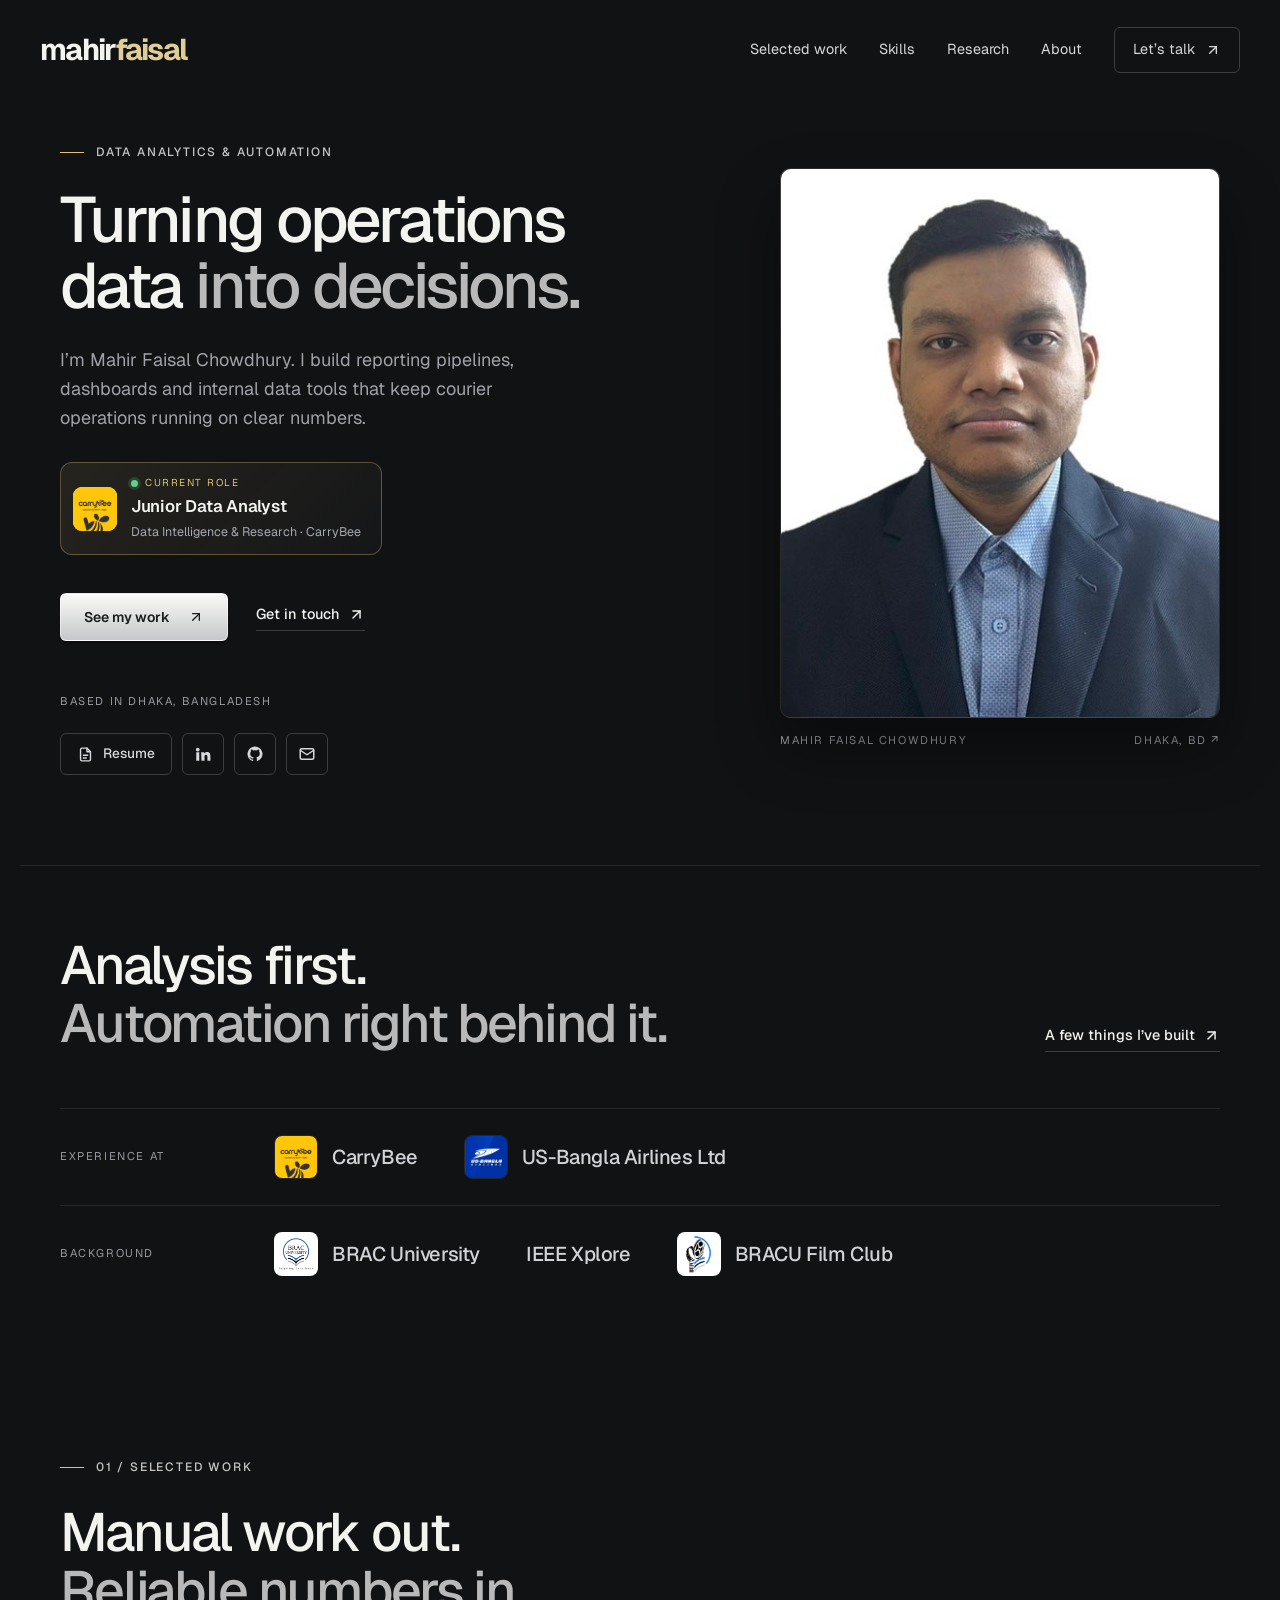
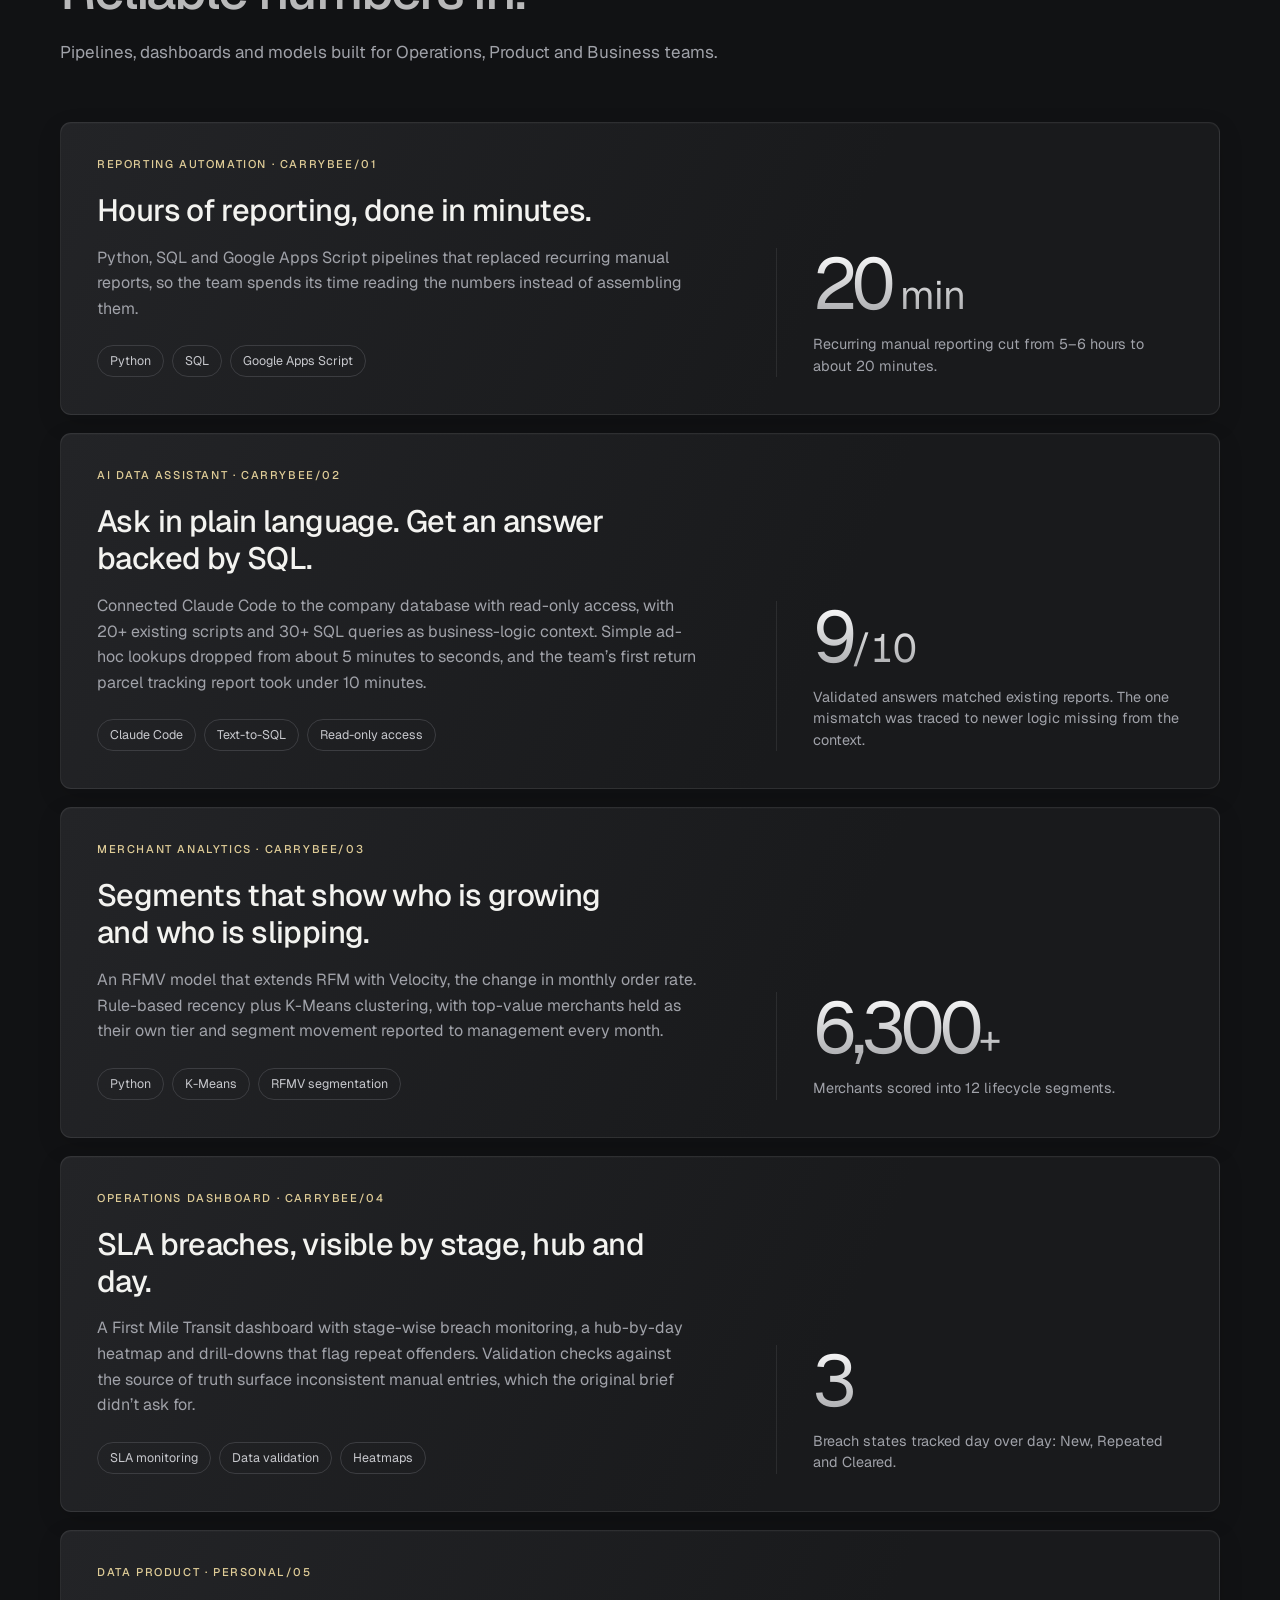
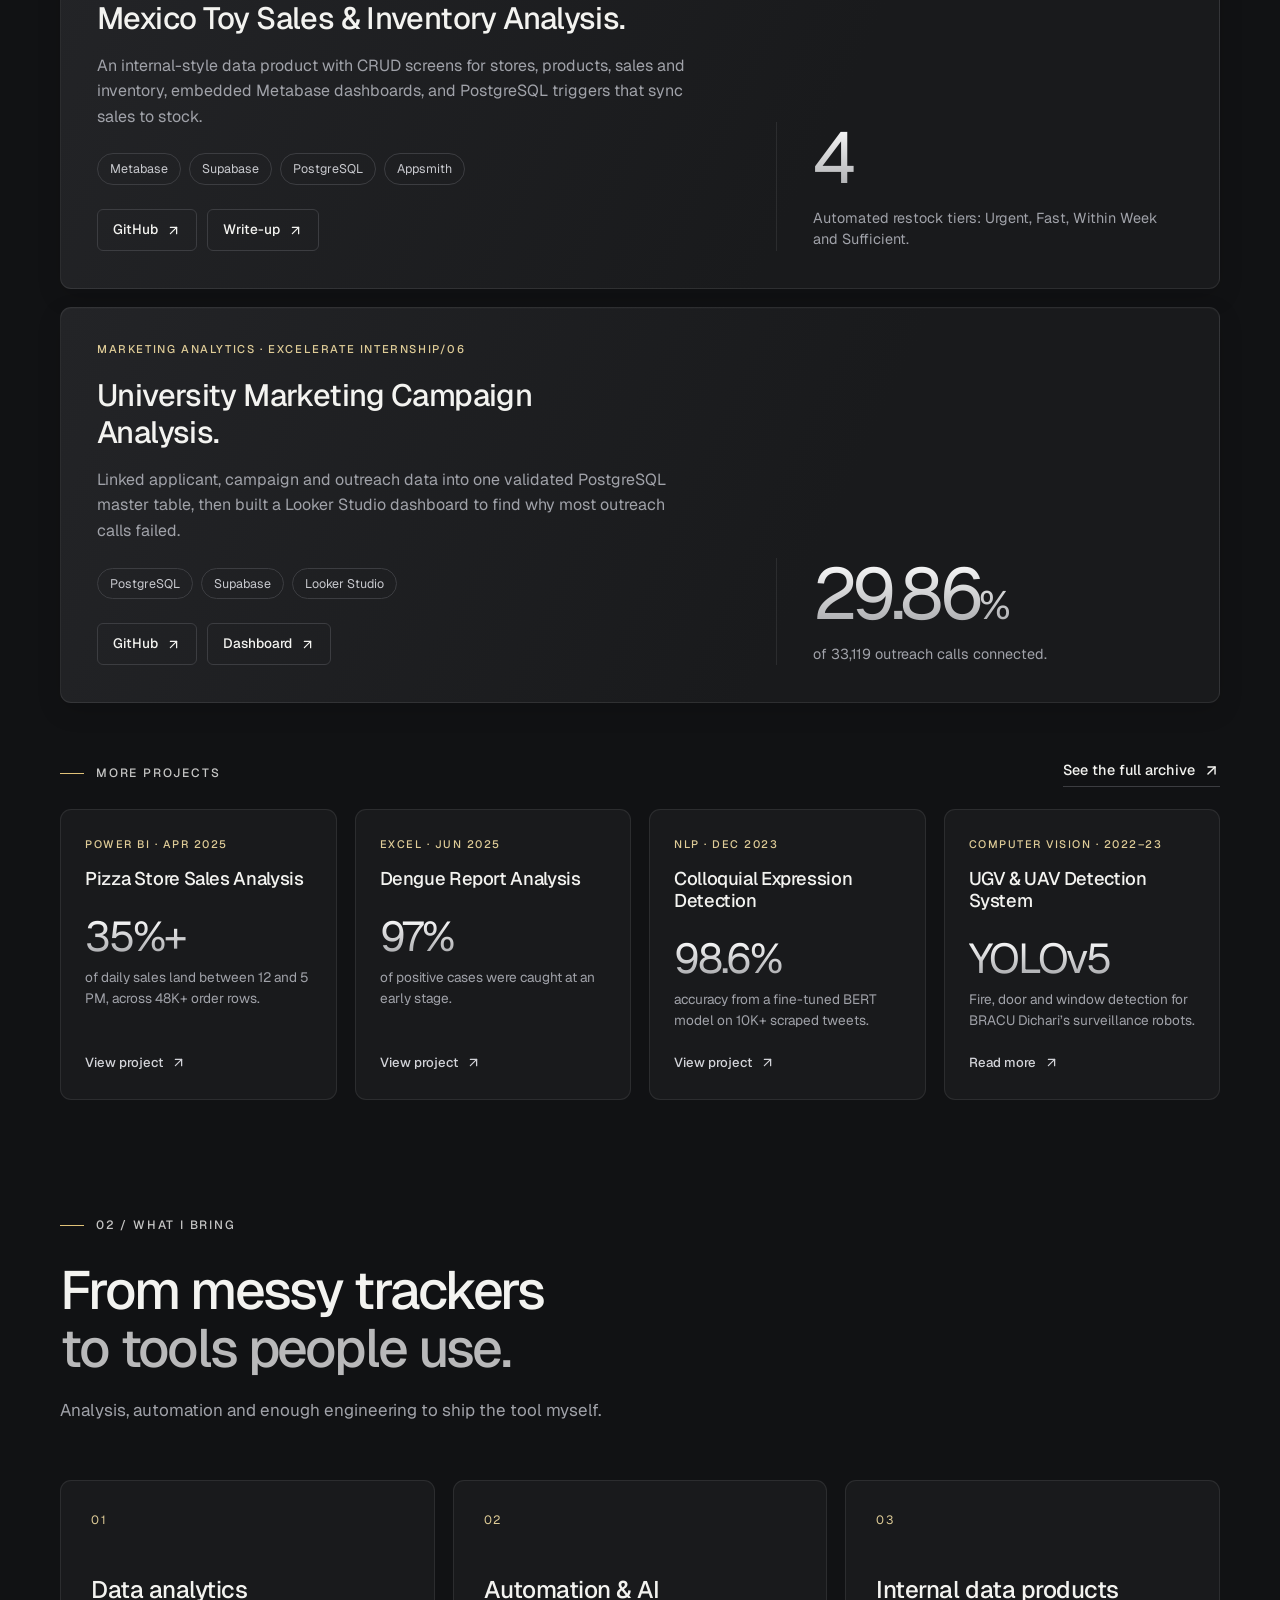
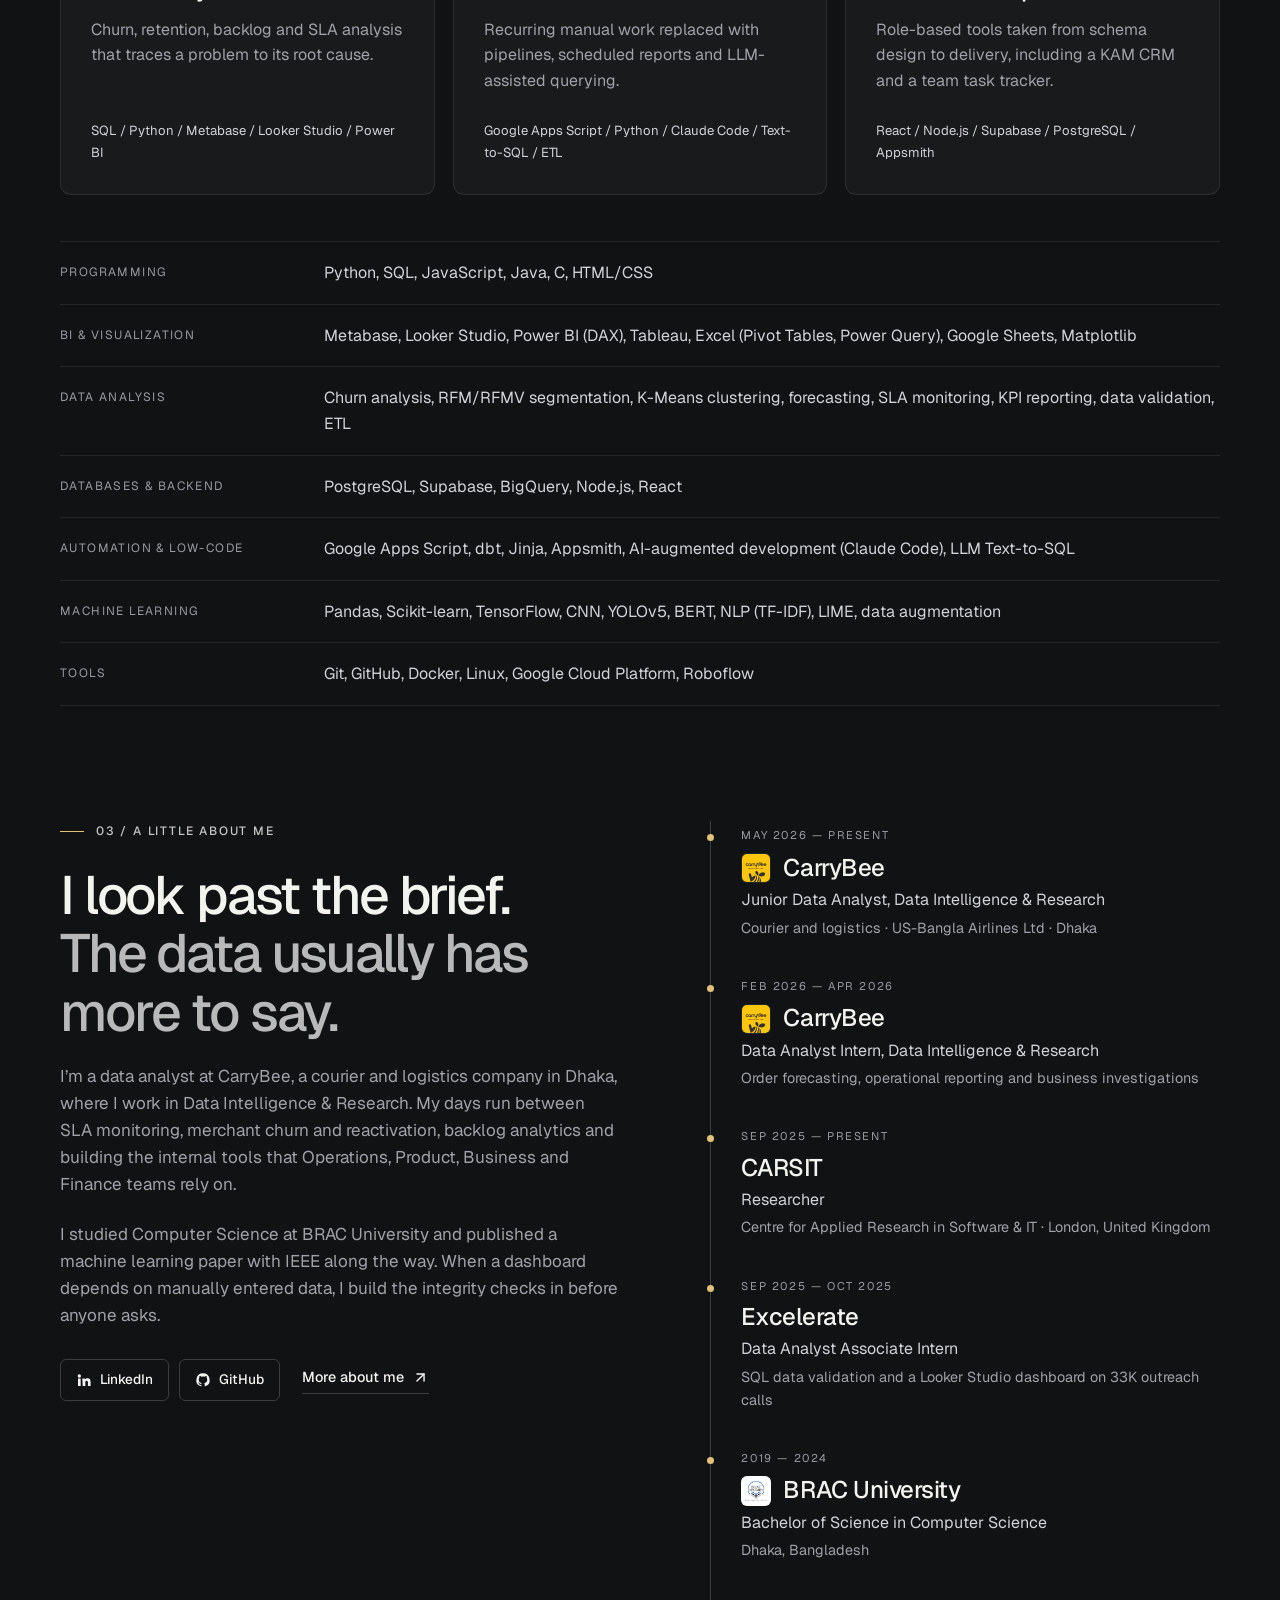
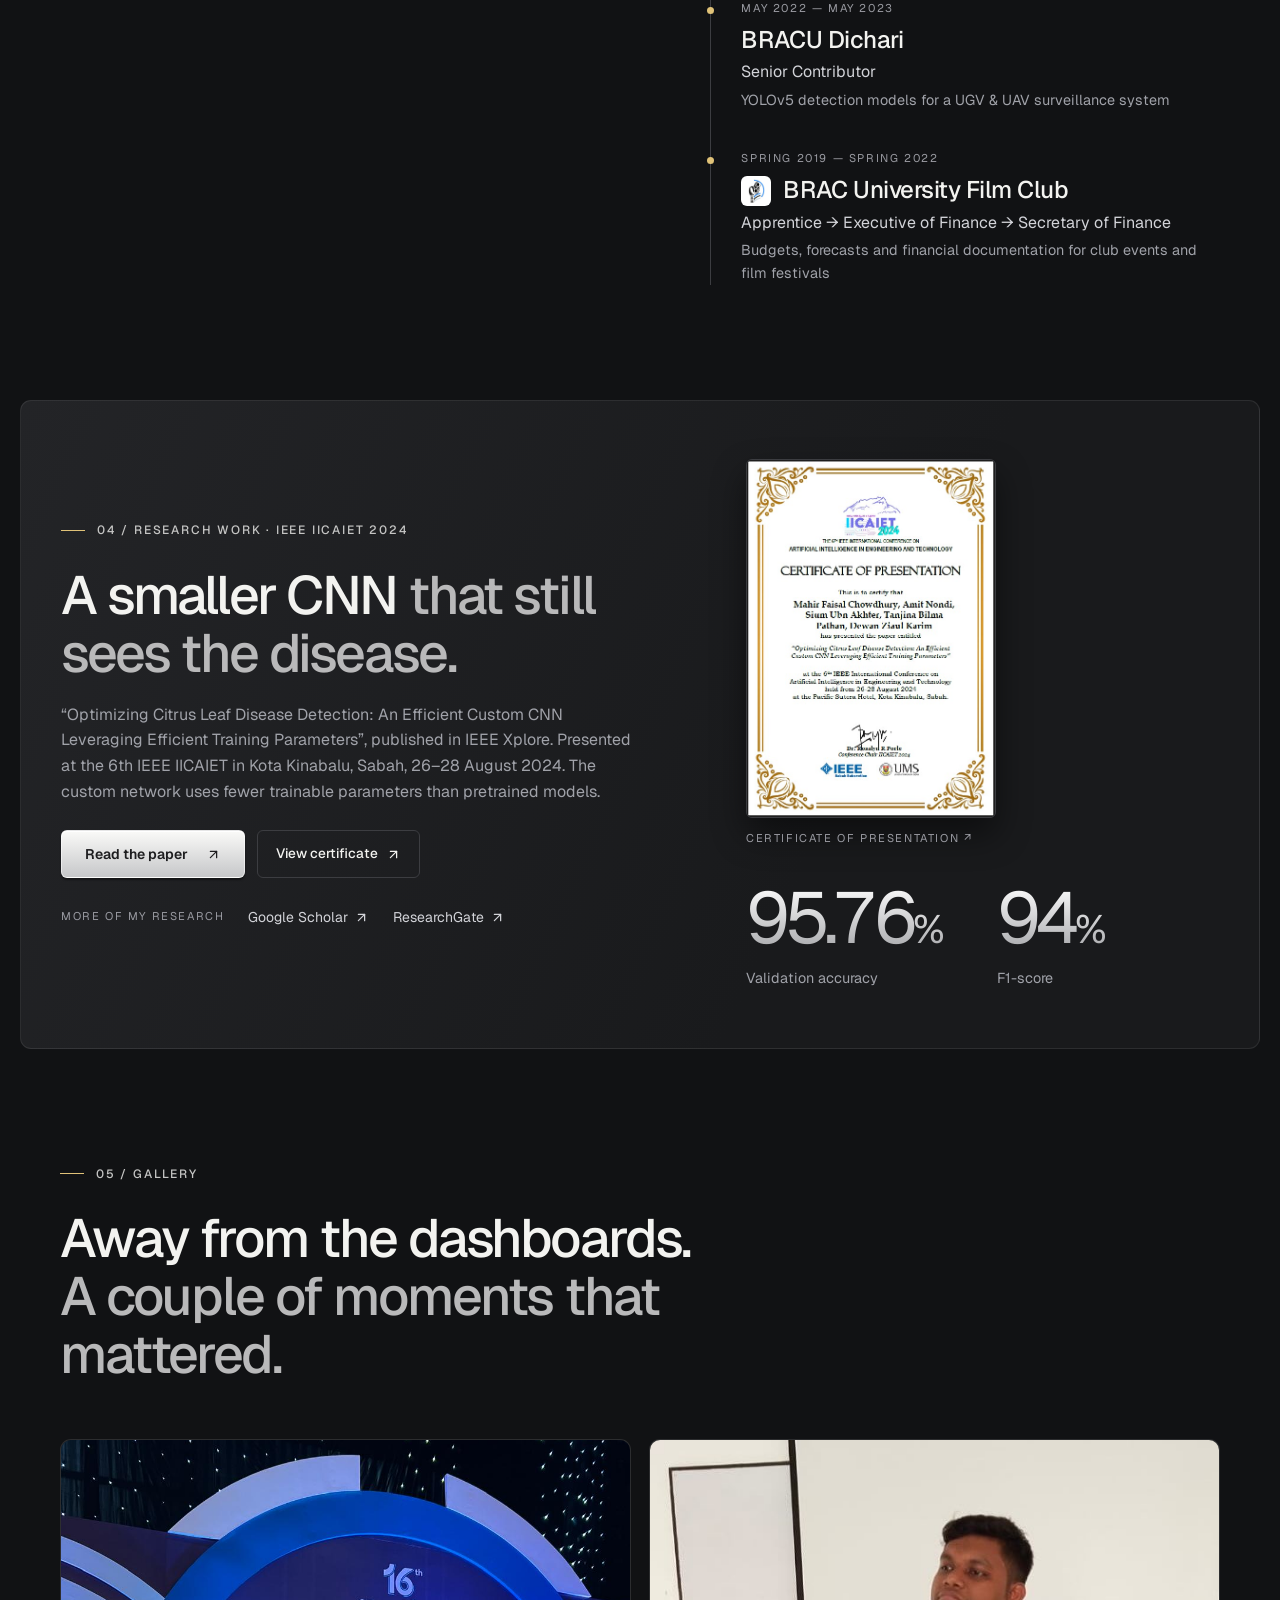
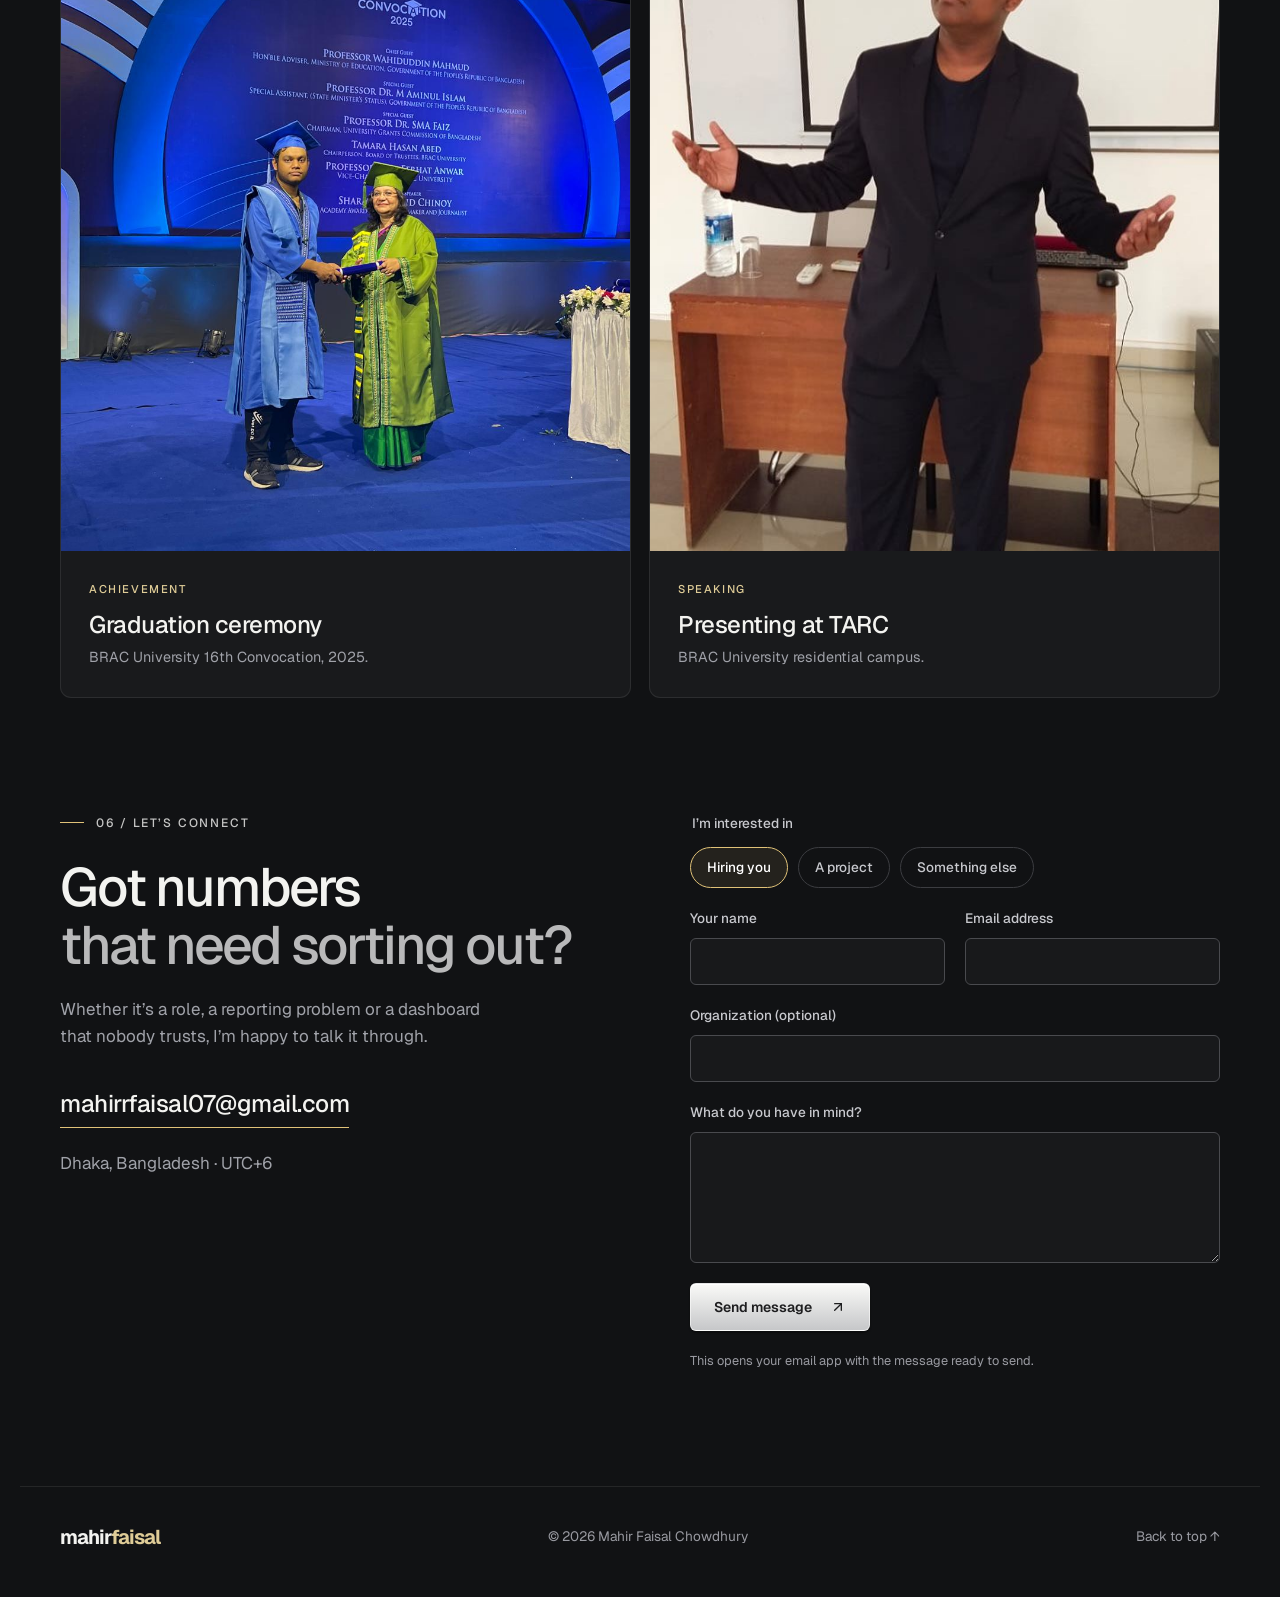
<file: index.html>
<!DOCTYPE html>
<html lang="en">
<head>
  <meta charset="utf-8">
  <meta name="viewport" content="width=device-width, initial-scale=1, viewport-fit=cover">
  <meta name="theme-color" content="#111214">
  <title>Mahir Faisal Chowdhury | Data Analytics &amp; Automation</title>
  <meta name="description" content="Mahir Faisal Chowdhury is a data analyst in Dhaka who builds reporting pipelines, operational dashboards and internal data tools for courier and logistics teams.">
  <meta property="og:title" content="Mahir Faisal Chowdhury | Data Analytics &amp; Automation">
  <meta property="og:description" content="Reporting pipelines, operational dashboards and internal data tools for courier and logistics teams.">
  <meta property="og:type" content="website">
  <link rel="icon" href="assets/favicon.svg">
  <link rel="preconnect" href="https://fonts.googleapis.com">
  <link rel="preconnect" href="https://fonts.gstatic.com" crossorigin>
  <link href="https://fonts.googleapis.com/css2?family=Geist:wght@300..700&display=swap" rel="stylesheet">
  <link rel="stylesheet" href="styles.css">
  <script>document.documentElement.classList.add('js');</script>
</head>
<body>

<!-- Icon sprite -->
<svg xmlns="http://www.w3.org/2000/svg" width="0" height="0" style="position:absolute" aria-hidden="true">
  <symbol id="i-arrow" viewBox="0 0 24 24" fill="none" stroke="currentColor" stroke-width="2" stroke-linecap="round" stroke-linejoin="round"><path d="M7 7h10v10"/><path d="M7 17 17 7"/></symbol>
  <symbol id="i-menu" viewBox="0 0 24 24" fill="none" stroke="currentColor" stroke-width="2" stroke-linecap="round"><path d="M4 6h16M4 12h16M4 18h16"/></symbol>
  <symbol id="i-file" viewBox="0 0 24 24" fill="none" stroke="currentColor" stroke-width="2" stroke-linecap="round" stroke-linejoin="round"><path d="M14 3H7a2 2 0 0 0-2 2v14a2 2 0 0 0 2 2h10a2 2 0 0 0 2-2V8z"/><path d="M14 3v5h5M9 13h6M9 17h4"/></symbol>
  <symbol id="i-mail" viewBox="0 0 24 24" fill="none" stroke="currentColor" stroke-width="2" stroke-linecap="round" stroke-linejoin="round"><rect x="3" y="5" width="18" height="14" rx="2"/><path d="m3 7 9 6 9-6"/></symbol>
  <symbol id="i-linkedin" viewBox="0 0 24 24" fill="currentColor"><path d="M4.98 3.5a2.5 2.5 0 1 1 0 5 2.5 2.5 0 0 1 0-5zM3 9.75h4v11.25H3zM9.5 9.75h3.8v1.6h.06c.53-.95 1.83-1.95 3.76-1.95 4.02 0 4.76 2.5 4.76 5.76V21h-4v-5.2c0-1.24-.02-2.83-1.8-2.83-1.8 0-2.08 1.34-2.08 2.74V21h-4z"/></symbol>
  <symbol id="i-github" viewBox="0 0 24 24" fill="currentColor"><path d="M12 2a10 10 0 0 0-3.16 19.49c.5.09.68-.22.68-.48v-1.7c-2.78.6-3.37-1.34-3.37-1.34-.46-1.16-1.11-1.47-1.11-1.47-.91-.62.07-.6.07-.6 1 .07 1.53 1.03 1.53 1.03.9 1.52 2.34 1.08 2.91.83.09-.65.35-1.09.63-1.34-2.22-.25-4.56-1.11-4.56-4.94 0-1.09.39-1.98 1.03-2.68-.1-.25-.45-1.27.1-2.64 0 0 .84-.27 2.75 1.02a9.5 9.5 0 0 1 5 0c1.91-1.29 2.75-1.02 2.75-1.02.55 1.37.2 2.39.1 2.64.64.7 1.03 1.59 1.03 2.68 0 3.84-2.34 4.68-4.57 4.93.36.31.68.92.68 1.85V21c0 .27.18.58.69.48A10 10 0 0 0 12 2z"/></symbol>
</svg>

<a class="skip-link" href="#main">Skip to content</a>

<header class="header">
  <a href="#" class="wordmark" aria-label="Mahir Faisal home">mahir<span>faisal</span></a>
  <nav class="desktop-nav" aria-label="Main navigation">
    <a href="#work">Selected work</a>
    <a href="#skills">Skills</a>
    <a href="#research">Research</a>
    <a href="about.html">About</a>
    <a href="#contact" class="nav-contact">Let’s talk <svg width="16" height="16" aria-hidden="true"><use href="#i-arrow"/></svg></a>
  </nav>
  <details class="mobile-menu">
    <summary aria-label="Open navigation menu"><svg width="17" height="17" aria-hidden="true"><use href="#i-menu"/></svg><span>Menu</span></summary>
    <nav aria-label="Mobile navigation">
      <a href="#work">Selected work</a>
      <a href="#skills">Skills</a>
      <a href="#research">Research</a>
    <a href="about.html">About</a>
      <a href="#contact">Let’s talk <svg width="15" height="15" aria-hidden="true"><use href="#i-arrow"/></svg></a>
    </nav>
  </details>
</header>

<main id="main">

  <!-- Hero -->
  <section class="hero wrap" aria-labelledby="hero-title">
    <div class="hero-copy reveal">
      <p class="eyebrow"><span class="gold-line"></span> DATA ANALYTICS &amp; AUTOMATION</p>
      <h1 id="hero-title">Turning operations<br>data <span class="soft">into decisions.</span></h1>
      <p class="intro">I’m Mahir Faisal Chowdhury. I build reporting pipelines, dashboards and internal data tools that keep courier operations running on clear numbers.</p>
      <a class="role-card" href="about.html#career">
        <img src="assets/logo-carrybee.png" alt="" width="44" height="44">
        <span class="role-text">
          <span class="role-status"><i aria-hidden="true"></i>CURRENT ROLE</span>
          <strong>Junior Data Analyst</strong>
          <span class="role-org">Data Intelligence &amp; Research · CarryBee</span>
        </span>
      </a>
      <div class="hero-actions">
        <a href="#work" class="silver-button">See my work <svg width="16" height="16" aria-hidden="true"><use href="#i-arrow"/></svg></a>
        <a href="#contact" class="text-link">Get in touch <svg width="17" height="17" aria-hidden="true"><use href="#i-arrow"/></svg></a>
      </div>
      <div class="hero-location">
        <span>BASED IN DHAKA, BANGLADESH</span>
      </div>
      <div class="hero-network" aria-label="Professional links">
        <a class="hero-resume" href="assets/Mahir_Faisal_Chowdhury_Resume.pdf" target="_blank" rel="noopener"><svg width="17" height="17" aria-hidden="true"><use href="#i-file"/></svg> Resume</a>
        <a class="icon-link" href="https://www.linkedin.com/in/mahirfaisalchowdhury/" target="_blank" rel="noopener" aria-label="LinkedIn"><svg width="18" height="18" aria-hidden="true"><use href="#i-linkedin"/></svg></a>
        <a class="icon-link" href="https://github.com/mahirtayeb1" target="_blank" rel="noopener" aria-label="GitHub"><svg width="18" height="18" aria-hidden="true"><use href="#i-github"/></svg></a>
        <a class="icon-link" href="mailto:mahirrfaisal07@gmail.com" aria-label="Email"><svg width="18" height="18" aria-hidden="true"><use href="#i-mail"/></svg></a>
      </div>
    </div>

    <figure class="portrait reveal">
      <div class="portrait-frame">
        <span class="monogram" aria-hidden="true">MFC</span>
        <img src="assets/portrait.jpg" alt="Portrait of Mahir Faisal Chowdhury" id="portrait-img" width="452" height="565">
      </div>
      <figcaption><span>MAHIR FAISAL CHOWDHURY</span><span>DHAKA, BD ↗</span></figcaption>
    </figure>
  </section>

  <!-- Intro band -->
  <section class="credibility wrap reveal">
    <div class="credibility-head">
      <h2>Analysis first.<br><span class="soft">Automation right behind it.</span></h2>
      <a href="#work" class="text-link">A few things I’ve built <svg width="17" height="17" aria-hidden="true"><use href="#i-arrow"/></svg></a>
    </div>
    <div class="strip">
      <span class="strip-label">EXPERIENCE AT</span>
      <ul>
        <li><img class="strip-logo" src="assets/logo-carrybee.png" alt="" width="44" height="44">CarryBee</li>
        <li><img class="strip-logo" src="assets/logo-usbangla.jpg" alt="" width="44" height="44">US-Bangla Airlines Ltd</li>
      </ul>
    </div>
    <div class="strip">
      <span class="strip-label">BACKGROUND</span>
      <ul>
        <li><img class="strip-logo on-white" src="assets/logo-brac.png" alt="" width="44" height="44">BRAC University</li>
        <li>IEEE Xplore</li>
        <li><img class="strip-logo on-white" src="assets/logo-bufc.jpg" alt="" width="44" height="44">BRACU Film Club</li>
      </ul>
    </div>
  </section>

  <!-- Selected work -->
  <section id="work" class="section wrap" aria-labelledby="work-title">
    <div class="section-head reveal">
      <p class="eyebrow"><span class="gold-line"></span> 01 / SELECTED WORK</p>
      <h2 id="work-title">Manual work out.<br><span class="soft">Reliable numbers in.</span></h2>
      <p class="section-sub">Pipelines, dashboards and models built for Operations, Product and Business teams.</p>
    </div>

    <div class="projects">
      <article class="project reveal">
        <div class="project-body">
          <p class="project-kicker">REPORTING AUTOMATION · CARRYBEE/01</p>
          <h3>Hours of reporting, done in minutes.</h3>
          <p>Python, SQL and Google Apps Script pipelines that replaced recurring manual reports, so the team spends its time reading the numbers instead of assembling them.</p>
          <ul class="tags"><li>Python</li><li>SQL</li><li>Google Apps Script</li></ul>
        </div>
        <div class="project-stat">
          <p class="metric"><span class="count" data-target="20">20</span><span class="metric-suffix"> min</span></p>
          <p class="metric-caption">Recurring manual reporting cut from 5–6 hours to about 20 minutes.</p>
        </div>
      </article>

      <article class="project reveal">
        <div class="project-body">
          <p class="project-kicker">AI DATA ASSISTANT · CARRYBEE/02</p>
          <h3>Ask in plain language. Get an answer backed by SQL.</h3>
          <p>Connected Claude Code to the company database with read-only access, with 20+ existing scripts and 30+ SQL queries as business-logic context. Simple ad-hoc lookups dropped from about 5 minutes to seconds, and the team’s first return parcel tracking report took under 10 minutes.</p>
          <ul class="tags"><li>Claude Code</li><li>Text-to-SQL</li><li>Read-only access</li></ul>
        </div>
        <div class="project-stat">
          <p class="metric"><span class="count" data-target="9">9</span><span class="metric-suffix">/10</span></p>
          <p class="metric-caption">Validated answers matched existing reports. The one mismatch was traced to newer logic missing from the context.</p>
        </div>
      </article>

      <article class="project reveal">
        <div class="project-body">
          <p class="project-kicker">MERCHANT ANALYTICS · CARRYBEE/03</p>
          <h3>Segments that show who is growing and who is slipping.</h3>
          <p>An RFMV model that extends RFM with Velocity, the change in monthly order rate. Rule-based recency plus K-Means clustering, with top-value merchants held as their own tier and segment movement reported to management every month.</p>
          <ul class="tags"><li>Python</li><li>K-Means</li><li>RFMV segmentation</li></ul>
        </div>
        <div class="project-stat">
          <p class="metric"><span class="count" data-target="6300">6,300</span><span class="metric-suffix">+</span></p>
          <p class="metric-caption">Merchants scored into 12 lifecycle segments.</p>
        </div>
      </article>

      <article class="project reveal">
        <div class="project-body">
          <p class="project-kicker">OPERATIONS DASHBOARD · CARRYBEE/04</p>
          <h3>SLA breaches, visible by stage, hub and day.</h3>
          <p>A First Mile Transit dashboard with stage-wise breach monitoring, a hub-by-day heatmap and drill-downs that flag repeat offenders. Validation checks against the source of truth surface inconsistent manual entries, which the original brief didn’t ask for.</p>
          <ul class="tags"><li>SLA monitoring</li><li>Data validation</li><li>Heatmaps</li></ul>
        </div>
        <div class="project-stat">
          <p class="metric"><span class="count" data-target="3">3</span></p>
          <p class="metric-caption">Breach states tracked day over day: New, Repeated and Cleared.</p>
        </div>
      </article>

      <article class="project reveal">
        <div class="project-body">
          <p class="project-kicker">DATA PRODUCT · PERSONAL/05</p>
          <h3>Mexico Toy Sales &amp; Inventory Analysis.</h3>
          <p>An internal-style data product with CRUD screens for stores, products, sales and inventory, embedded Metabase dashboards, and PostgreSQL triggers that sync sales to stock.</p>
          <ul class="tags"><li>Metabase</li><li>Supabase</li><li>PostgreSQL</li><li>Appsmith</li></ul>
          <div class="project-links">
            <a class="ghost-button" href="https://github.com/Mahirtayeb1/Mexico_Toy_Sales_-_Inventory_Analysis" target="_blank" rel="noopener">GitHub <svg width="15" height="15" aria-hidden="true"><use href="#i-arrow"/></svg></a>
            <a class="ghost-button" href="https://www.linkedin.com/posts/mahirfaisalchowdhury_dataanalysis-retailanalytics-inventorymanagement-ugcPost-7400956766244474880-JIIP" target="_blank" rel="noopener">Write-up <svg width="15" height="15" aria-hidden="true"><use href="#i-arrow"/></svg></a>
          </div>
        </div>
        <div class="project-stat">
          <p class="metric"><span class="count" data-target="4">4</span></p>
          <p class="metric-caption">Automated restock tiers: Urgent, Fast, Within Week and Sufficient.</p>
        </div>
      </article>

      <article class="project reveal">
        <div class="project-body">
          <p class="project-kicker">MARKETING ANALYTICS · EXCELERATE INTERNSHIP/06</p>
          <h3>University Marketing Campaign Analysis.</h3>
          <p>Linked applicant, campaign and outreach data into one validated PostgreSQL master table, then built a Looker Studio dashboard to find why most outreach calls failed.</p>
          <ul class="tags"><li>PostgreSQL</li><li>Supabase</li><li>Looker Studio</li></ul>
          <div class="project-links">
            <a class="ghost-button" href="https://github.com/Mahirtayeb1/University-Marketing-Campaign-Data-Analysis-Visualization" target="_blank" rel="noopener">GitHub <svg width="15" height="15" aria-hidden="true"><use href="#i-arrow"/></svg></a>
            <a class="ghost-button" href="https://lookerstudio.google.com/reporting/f5642989-5e19-4dae-9051-82b5f3a14634" target="_blank" rel="noopener">Dashboard <svg width="15" height="15" aria-hidden="true"><use href="#i-arrow"/></svg></a>
          </div>
        </div>
        <div class="project-stat">
          <p class="metric"><span class="count" data-target="29.86" data-decimals="2">29.86</span><span class="metric-suffix">%</span></p>
          <p class="metric-caption">of 33,119 outreach calls connected.</p>
        </div>
      </article>
    </div>

    <div class="more-work reveal">
      <div class="more-work-head">
        <p class="eyebrow"><span class="gold-line"></span> MORE PROJECTS</p>
        <a class="text-link" href="about.html#archive">See the full archive <svg width="17" height="17" aria-hidden="true"><use href="#i-arrow"/></svg></a>
      </div>
      <div class="more-grid">
        <a class="mini-project" href="https://github.com/Mahirtayeb1/Pizza_Store_Sales_Data_Analysis" target="_blank" rel="noopener">
          <span class="mini-kicker">POWER BI · APR 2025</span>
          <h3>Pizza Store Sales Analysis</h3>
          <p class="mini-metric">35%+</p>
          <p class="mini-caption">of daily sales land between 12 and 5 PM, across 48K+ order rows.</p>
          <span class="mini-link">View project <svg width="15" height="15" aria-hidden="true"><use href="#i-arrow"/></svg></span>
        </a>
        <a class="mini-project" href="https://github.com/Mahirtayeb1/Dengue-Report-Analysis-Dashboard-using-Excel" target="_blank" rel="noopener">
          <span class="mini-kicker">EXCEL · JUN 2025</span>
          <h3>Dengue Report Analysis</h3>
          <p class="mini-metric">97%</p>
          <p class="mini-caption">of positive cases were caught at an early stage.</p>
          <span class="mini-link">View project <svg width="15" height="15" aria-hidden="true"><use href="#i-arrow"/></svg></span>
        </a>
        <a class="mini-project" href="https://github.com/Mahirtayeb1/cse431_Colloquial-Expression-Detection" target="_blank" rel="noopener">
          <span class="mini-kicker">NLP · DEC 2023</span>
          <h3>Colloquial Expression Detection</h3>
          <p class="mini-metric">98.6%</p>
          <p class="mini-caption">accuracy from a fine-tuned BERT model on 10K+ scraped tweets.</p>
          <span class="mini-link">View project <svg width="15" height="15" aria-hidden="true"><use href="#i-arrow"/></svg></span>
        </a>
        <a class="mini-project" href="about.html#dichari">
          <span class="mini-kicker">COMPUTER VISION · 2022–23</span>
          <h3>UGV &amp; UAV Detection System</h3>
          <p class="mini-metric">YOLOv5</p>
          <p class="mini-caption">Fire, door and window detection for BRACU Dichari’s surveillance robots.</p>
          <span class="mini-link">Read more <svg width="15" height="15" aria-hidden="true"><use href="#i-arrow"/></svg></span>
        </a>
      </div>
    </div>
  </section>

  <!-- What I bring -->
  <section id="skills" class="section wrap" aria-labelledby="skills-title">
    <div class="section-head reveal">
      <p class="eyebrow"><span class="gold-line"></span> 02 / WHAT I BRING</p>
      <h2 id="skills-title">From messy trackers<br><span class="soft">to tools people use.</span></h2>
      <p class="section-sub">Analysis, automation and enough engineering to ship the tool myself.</p>
    </div>

    <div class="expertise">
      <article class="expertise-card reveal">
        <span class="expertise-num">01</span>
        <h3>Data analytics</h3>
        <p>Churn, retention, backlog and SLA analysis that traces a problem to its root cause.</p>
        <p class="expertise-tools">SQL / Python / Metabase / Looker Studio / Power BI</p>
      </article>
      <article class="expertise-card reveal">
        <span class="expertise-num">02</span>
        <h3>Automation &amp; AI</h3>
        <p>Recurring manual work replaced with pipelines, scheduled reports and LLM-assisted querying.</p>
        <p class="expertise-tools">Google Apps Script / Python / Claude Code / Text-to-SQL / ETL</p>
      </article>
      <article class="expertise-card reveal">
        <span class="expertise-num">03</span>
        <h3>Internal data products</h3>
        <p>Role-based tools taken from schema design to delivery, including a KAM CRM and a team task tracker.</p>
        <p class="expertise-tools">React / Node.js / Supabase / PostgreSQL / Appsmith</p>
      </article>
    </div>

    <dl class="toolbox reveal">
      <div><dt>Programming</dt><dd>Python, SQL, JavaScript, Java, C, HTML/CSS</dd></div>
      <div><dt>BI &amp; visualization</dt><dd>Metabase, Looker Studio, Power BI (DAX), Tableau, Excel (Pivot Tables, Power Query), Google Sheets, Matplotlib</dd></div>
      <div><dt>Data analysis</dt><dd>Churn analysis, RFM/RFMV segmentation, K-Means clustering, forecasting, SLA monitoring, KPI reporting, data validation, ETL</dd></div>
      <div><dt>Databases &amp; backend</dt><dd>PostgreSQL, Supabase, BigQuery, Node.js, React</dd></div>
      <div><dt>Automation &amp; low-code</dt><dd>Google Apps Script, dbt, Jinja, Appsmith, AI-augmented development (Claude Code), LLM Text-to-SQL</dd></div>
      <div><dt>Machine learning</dt><dd>Pandas, Scikit-learn, TensorFlow, CNN, YOLOv5, BERT, NLP (TF-IDF), LIME, data augmentation</dd></div>
      <div><dt>Tools</dt><dd>Git, GitHub, Docker, Linux, Google Cloud Platform, Roboflow</dd></div>
    </dl>
  </section>

  <!-- About -->
  <section id="about" class="section wrap about" aria-labelledby="about-title">
    <div class="about-intro reveal">
      <p class="eyebrow"><span class="gold-line"></span> 03 / A LITTLE ABOUT ME</p>
      <h2 id="about-title">I look past the brief.<br><span class="soft">The data usually has more to say.</span></h2>
      <p>I’m a data analyst at CarryBee, a courier and logistics company in Dhaka, where I work in Data Intelligence &amp; Research. My days run between SLA monitoring, merchant churn and reactivation, backlog analytics and building the internal tools that Operations, Product, Business and Finance teams rely on.</p>
      <p>I studied Computer Science at BRAC University and published a machine learning paper with IEEE along the way. When a dashboard depends on manually entered data, I build the integrity checks in before anyone asks.</p>
      <div class="about-actions">
        <a class="ghost-button" href="https://www.linkedin.com/in/mahirfaisalchowdhury/" target="_blank" rel="noopener"><svg width="16" height="16" aria-hidden="true"><use href="#i-linkedin"/></svg> LinkedIn</a>
        <a class="ghost-button" href="https://github.com/mahirtayeb1" target="_blank" rel="noopener"><svg width="16" height="16" aria-hidden="true"><use href="#i-github"/></svg> GitHub</a>
        <a class="text-link" href="about.html">More about me <svg width="17" height="17" aria-hidden="true"><use href="#i-arrow"/></svg></a>
      </div>
    </div>

    <ol class="timeline reveal">
      <li>
        <p class="timeline-date">MAY 2026 — PRESENT</p>
        <h3><img class="timeline-logo" src="assets/logo-carrybee.png" alt="" width="30" height="30">CarryBee</h3>
        <p class="timeline-role">Junior Data Analyst, Data Intelligence &amp; Research</p>
        <p class="timeline-note">Courier and logistics · US-Bangla Airlines Ltd · Dhaka</p>
      </li>
      <li>
        <p class="timeline-date">FEB 2026 — APR 2026</p>
        <h3><img class="timeline-logo" src="assets/logo-carrybee.png" alt="" width="30" height="30">CarryBee</h3>
        <p class="timeline-role">Data Analyst Intern, Data Intelligence &amp; Research</p>
        <p class="timeline-note">Order forecasting, operational reporting and business investigations</p>
      </li>
      <li>
        <p class="timeline-date">SEP 2025 — PRESENT</p>
        <h3>CARSIT</h3>
        <p class="timeline-role">Researcher</p>
        <p class="timeline-note">Centre for Applied Research in Software &amp; IT · London, United Kingdom</p>
      </li>
      <li>
        <p class="timeline-date">SEP 2025 — OCT 2025</p>
        <h3>Excelerate</h3>
        <p class="timeline-role">Data Analyst Associate Intern</p>
        <p class="timeline-note">SQL data validation and a Looker Studio dashboard on 33K outreach calls</p>
      </li>
      <li>
        <p class="timeline-date">2019 — 2024</p>
        <h3><img class="timeline-logo on-white" src="assets/logo-brac.png" alt="" width="30" height="30">BRAC University</h3>
        <p class="timeline-role">Bachelor of Science in Computer Science</p>
        <p class="timeline-note">Dhaka, Bangladesh</p>
      </li>
      <li>
        <p class="timeline-date">MAY 2022 — MAY 2023</p>
        <h3>BRACU Dichari</h3>
        <p class="timeline-role">Senior Contributor</p>
        <p class="timeline-note">YOLOv5 detection models for a UGV &amp; UAV surveillance system</p>
      </li>
      <li>
        <p class="timeline-date">SPRING 2019 — SPRING 2022</p>
        <h3><img class="timeline-logo on-white" src="assets/logo-bufc.jpg" alt="" width="30" height="30">BRAC University Film Club</h3>
        <p class="timeline-role">Apprentice → Executive of Finance → Secretary of Finance</p>
        <p class="timeline-note">Budgets, forecasts and financial documentation for club events and film festivals</p>
      </li>
    </ol>
  </section>

  <!-- Publication band -->
  <section id="research" class="publication wrap reveal" aria-labelledby="pub-title">
    <div>
      <p class="eyebrow"><span class="gold-line"></span> 04 / RESEARCH WORK · IEEE IICAIET 2024</p>
      <h2 id="pub-title">A smaller CNN <span class="soft">that still sees the disease.</span></h2>
      <p>“Optimizing Citrus Leaf Disease Detection: An Efficient Custom CNN Leveraging Efficient Training Parameters”, published in IEEE Xplore. Presented at the 6th IEEE IICAIET in Kota Kinabalu, Sabah, 26–28 August 2024. The custom network uses fewer trainable parameters than pretrained models.</p>
      <div class="research-links">
        <a class="silver-button" href="https://ieeexplore.ieee.org/document/10730688" target="_blank" rel="noopener">Read the paper <svg width="15" height="15" aria-hidden="true"><use href="#i-arrow"/></svg></a>
        <a class="ghost-button" href="assets/ieee-certificate.jpg" target="_blank" rel="noopener">View certificate <svg width="15" height="15" aria-hidden="true"><use href="#i-arrow"/></svg></a>
      </div>
      <p class="research-profiles">MORE OF MY RESEARCH
        <a href="https://scholar.google.com/citations?user=TIi7trsAAAAJ&amp;hl=en" target="_blank" rel="noopener">Google Scholar <svg width="15" height="15" aria-hidden="true"><use href="#i-arrow"/></svg></a>
        <a href="https://www.researchgate.net/profile/Mahir-Chowdhury-6" target="_blank" rel="noopener">ResearchGate <svg width="15" height="15" aria-hidden="true"><use href="#i-arrow"/></svg></a>
      </p>
    </div>
    <div class="publication-side">
      <a class="certificate" href="assets/ieee-certificate.jpg" target="_blank" rel="noopener">
        <img src="assets/ieee-certificate.jpg" alt="Certificate of Presentation from the 6th IEEE IICAIET 2024 conference" loading="lazy" width="521" height="749">
        <span>CERTIFICATE OF PRESENTATION ↗</span>
      </a>
      <div class="publication-stats">
      <div>
        <p class="metric"><span class="count" data-target="97.84" data-decimals="2">97.84</span><span class="metric-suffix">%</span></p>
        <p class="metric-caption">Validation accuracy</p>
      </div>
      <div>
        <p class="metric"><span class="count" data-target="96">96</span><span class="metric-suffix">%</span></p>
        <p class="metric-caption">F1-score</p>
      </div>
      </div>
    </div>
  </section>

  <!-- Gallery -->
  <section id="gallery" class="section wrap" aria-labelledby="gallery-title">
    <div class="section-head reveal">
      <p class="eyebrow"><span class="gold-line"></span> 05 / GALLERY</p>
      <h2 id="gallery-title">Away from the dashboards.<br><span class="soft">A couple of moments that mattered.</span></h2>
    </div>
    <div class="gallery-grid">
      <figure class="gallery-card reveal">
        <div class="gallery-image"><img src="assets/gallery-graduation.jpg" alt="Mahir receiving his degree on stage at the BRAC University 16th Convocation" loading="lazy" width="960" height="1280"></div>
        <figcaption>
          <span class="gallery-type">ACHIEVEMENT</span>
          <h3>Graduation ceremony</h3>
          <p>BRAC University 16th Convocation, 2025.</p>
        </figcaption>
      </figure>
      <figure class="gallery-card reveal">
        <div class="gallery-image"><img src="assets/gallery-tarc.jpg" alt="Mahir presenting in a classroom in front of a projector screen" loading="lazy" width="800" height="800"></div>
        <figcaption>
          <span class="gallery-type">SPEAKING</span>
          <h3>Presenting at TARC</h3>
          <p>BRAC University residential campus.</p>
        </figcaption>
      </figure>
    </div>
  </section>

  <!-- Contact -->
  <section id="contact" class="contact wrap" aria-labelledby="contact-title">
    <div class="contact-copy reveal">
      <p class="eyebrow"><span class="gold-line"></span> 06 / LET’S CONNECT</p>
      <h2 id="contact-title">Got numbers<br><span class="soft">that need sorting out?</span></h2>
      <p>Whether it’s a role, a reporting problem or a dashboard that nobody trusts, I’m happy to talk it through.</p>
      <a class="email-link" href="mailto:mahirrfaisal07@gmail.com">mahirrfaisal07@gmail.com</a>
      <p class="contact-location">Dhaka, Bangladesh · UTC+6</p>
    </div>

    <form class="contact-form reveal" id="contact-form">
      <fieldset>
        <legend>I’m interested in</legend>
        <div class="inquiry-options">
          <label class="inquiry-option"><input type="radio" name="topic" value="Hiring you" checked><span>Hiring you</span></label>
          <label class="inquiry-option"><input type="radio" name="topic" value="A project"><span>A project</span></label>
          <label class="inquiry-option"><input type="radio" name="topic" value="Something else"><span>Something else</span></label>
        </div>
      </fieldset>
      <div class="form-grid">
        <label>Your name<input type="text" name="name" autocomplete="name" required></label>
        <label>Email address<input type="email" name="email" autocomplete="email" required></label>
      </div>
      <label>Organization (optional)<input type="text" name="org" autocomplete="organization"></label>
      <label>What do you have in mind?<textarea name="message" rows="5" required></textarea></label>
      <button type="submit" class="silver-button">Send message <svg width="16" height="16" aria-hidden="true"><use href="#i-arrow"/></svg></button>
      <p class="form-note">This opens your email app with the message ready to send.</p>
    </form>
  </section>

</main>

<footer class="footer wrap">
  <a href="#" class="wordmark small">mahir<span>faisal</span></a>
  <span>© <span id="year">2026</span> Mahir Faisal Chowdhury</span>
  <a href="#main">Back to top ↑</a>
</footer>

<script src="script.js"></script>
</body>
</html>
</file>
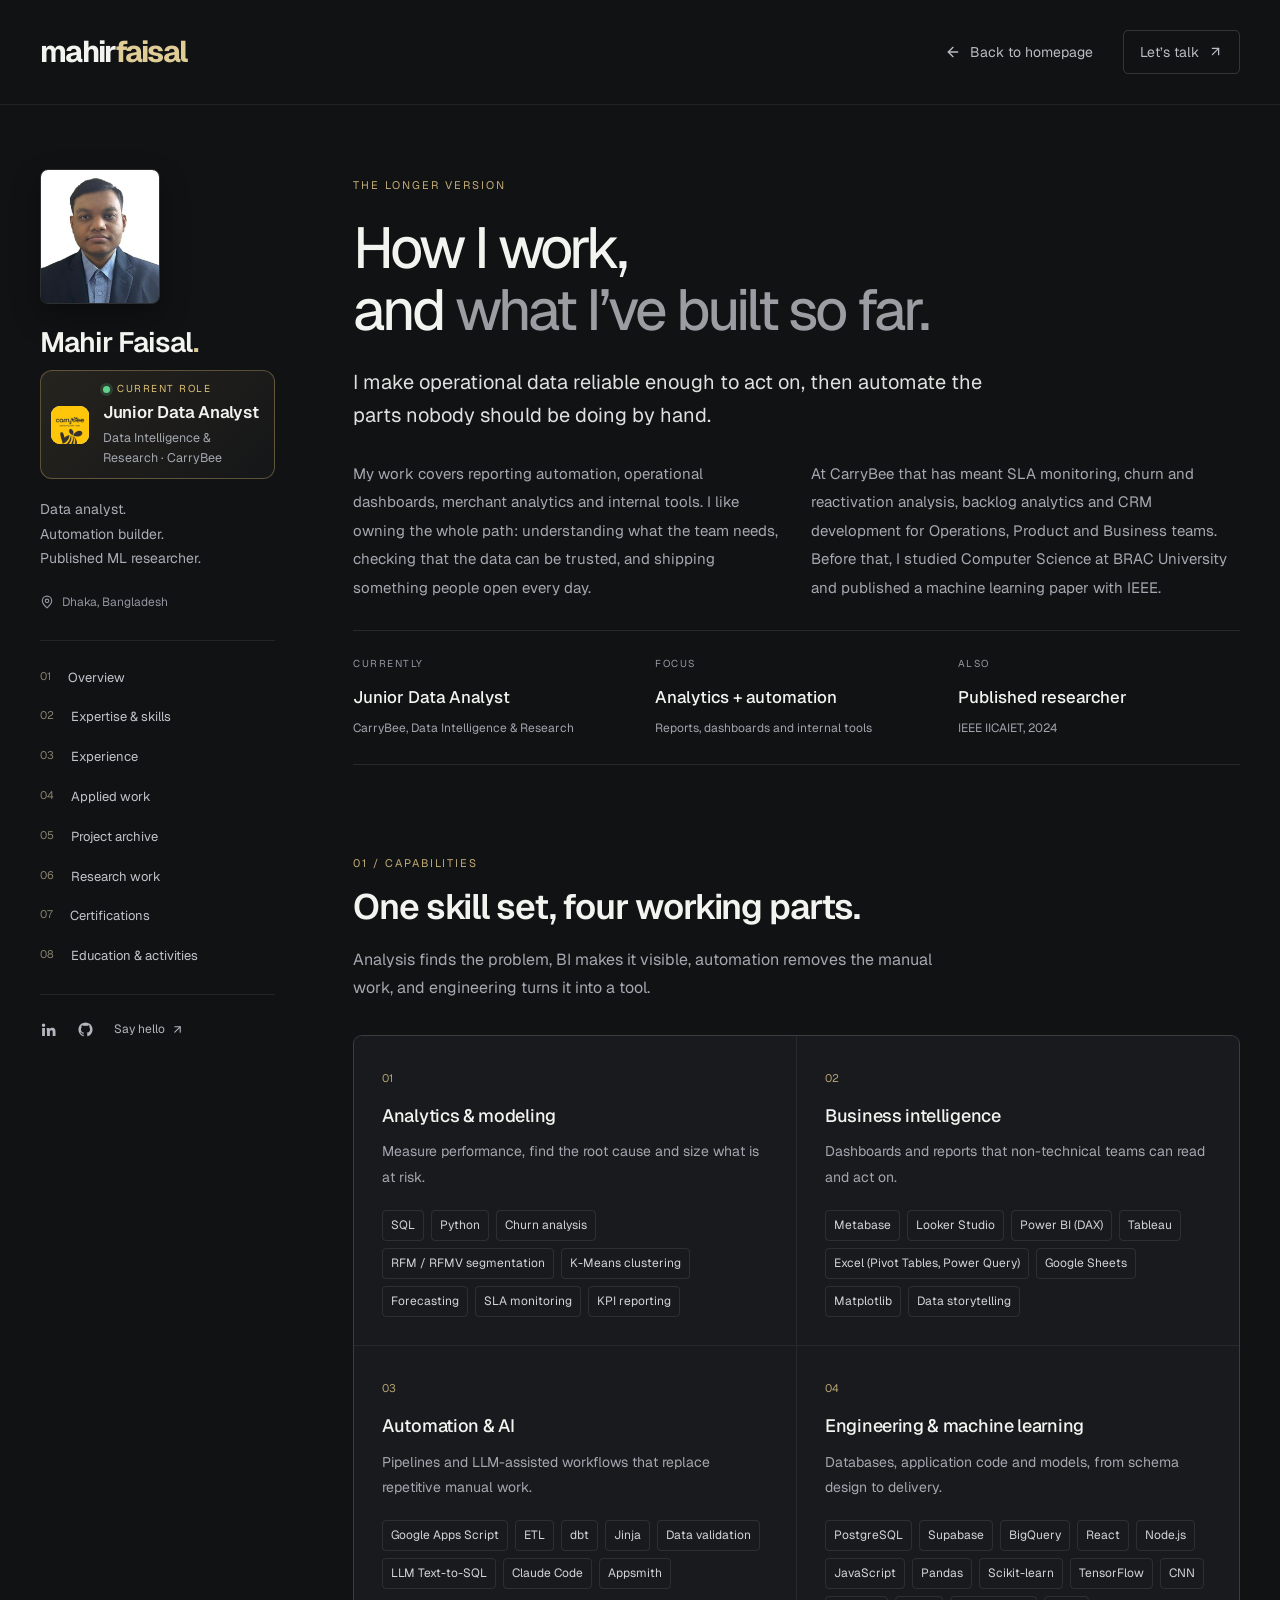
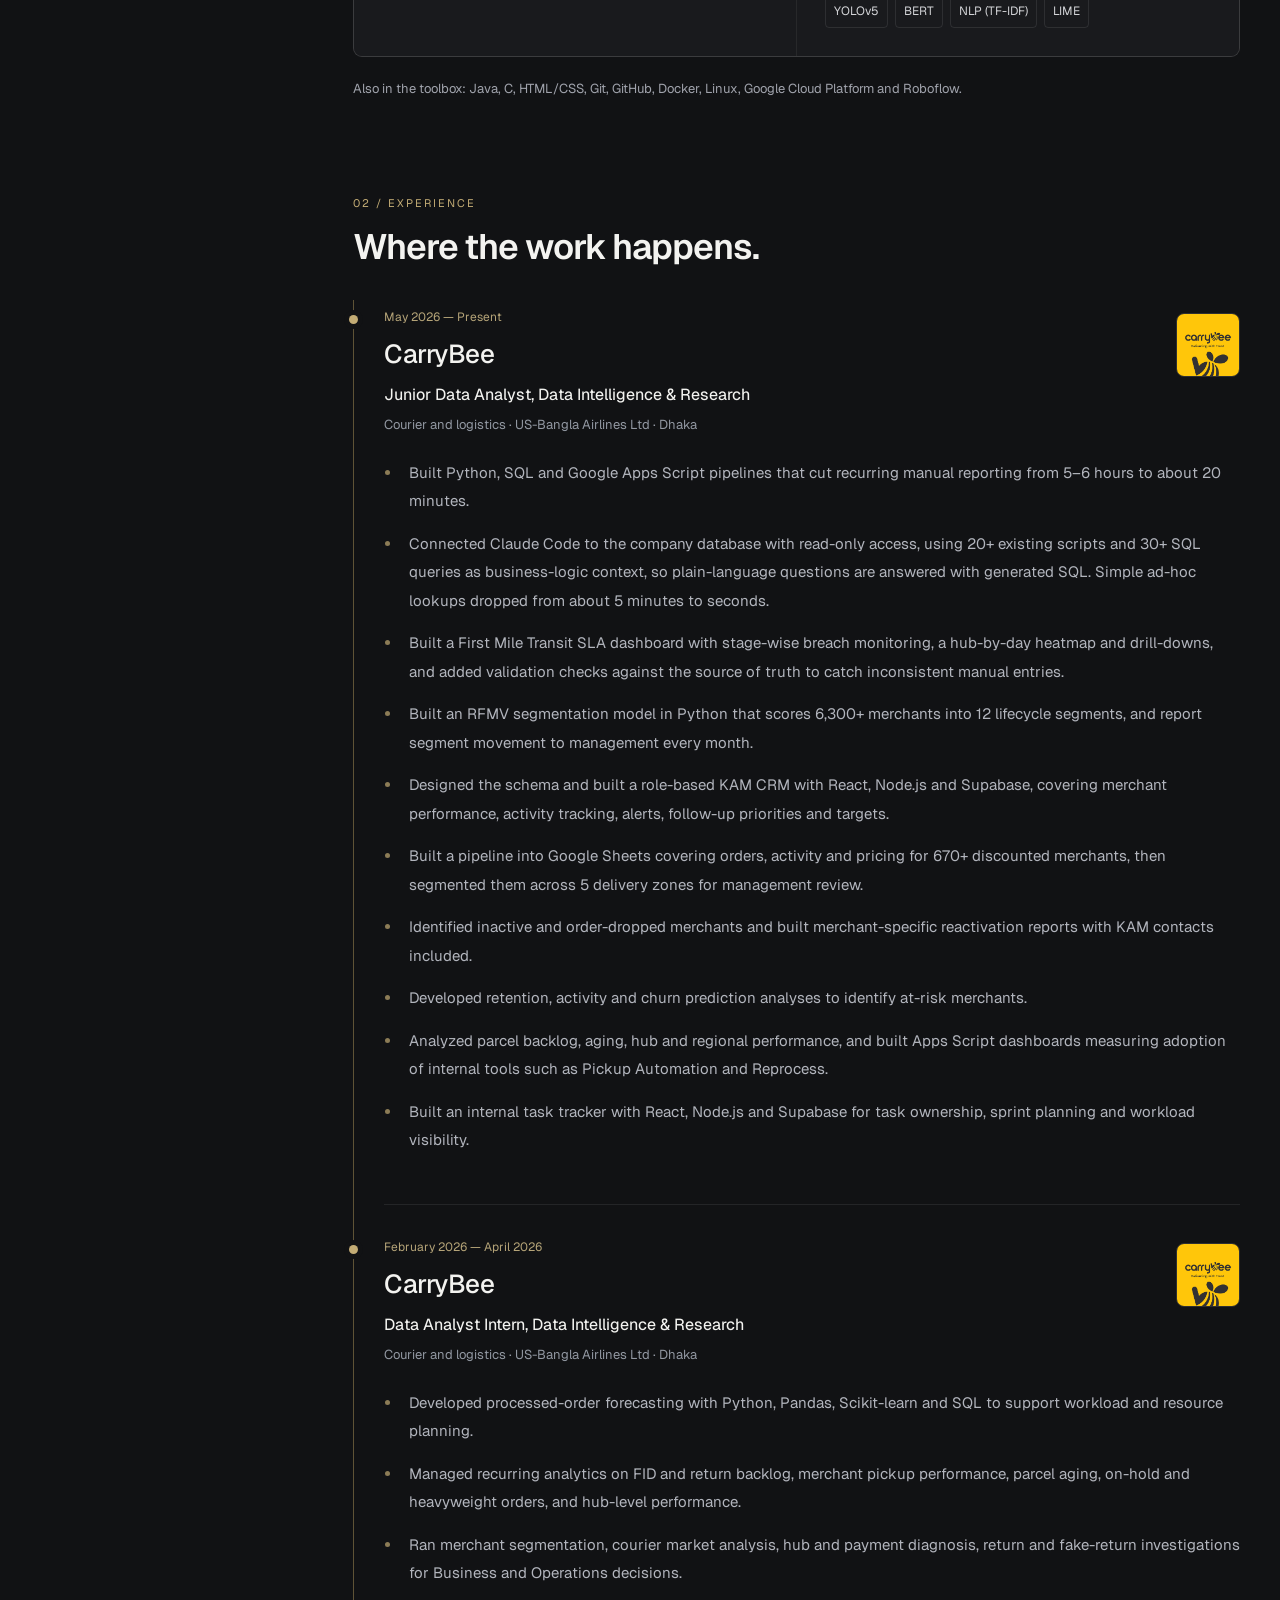
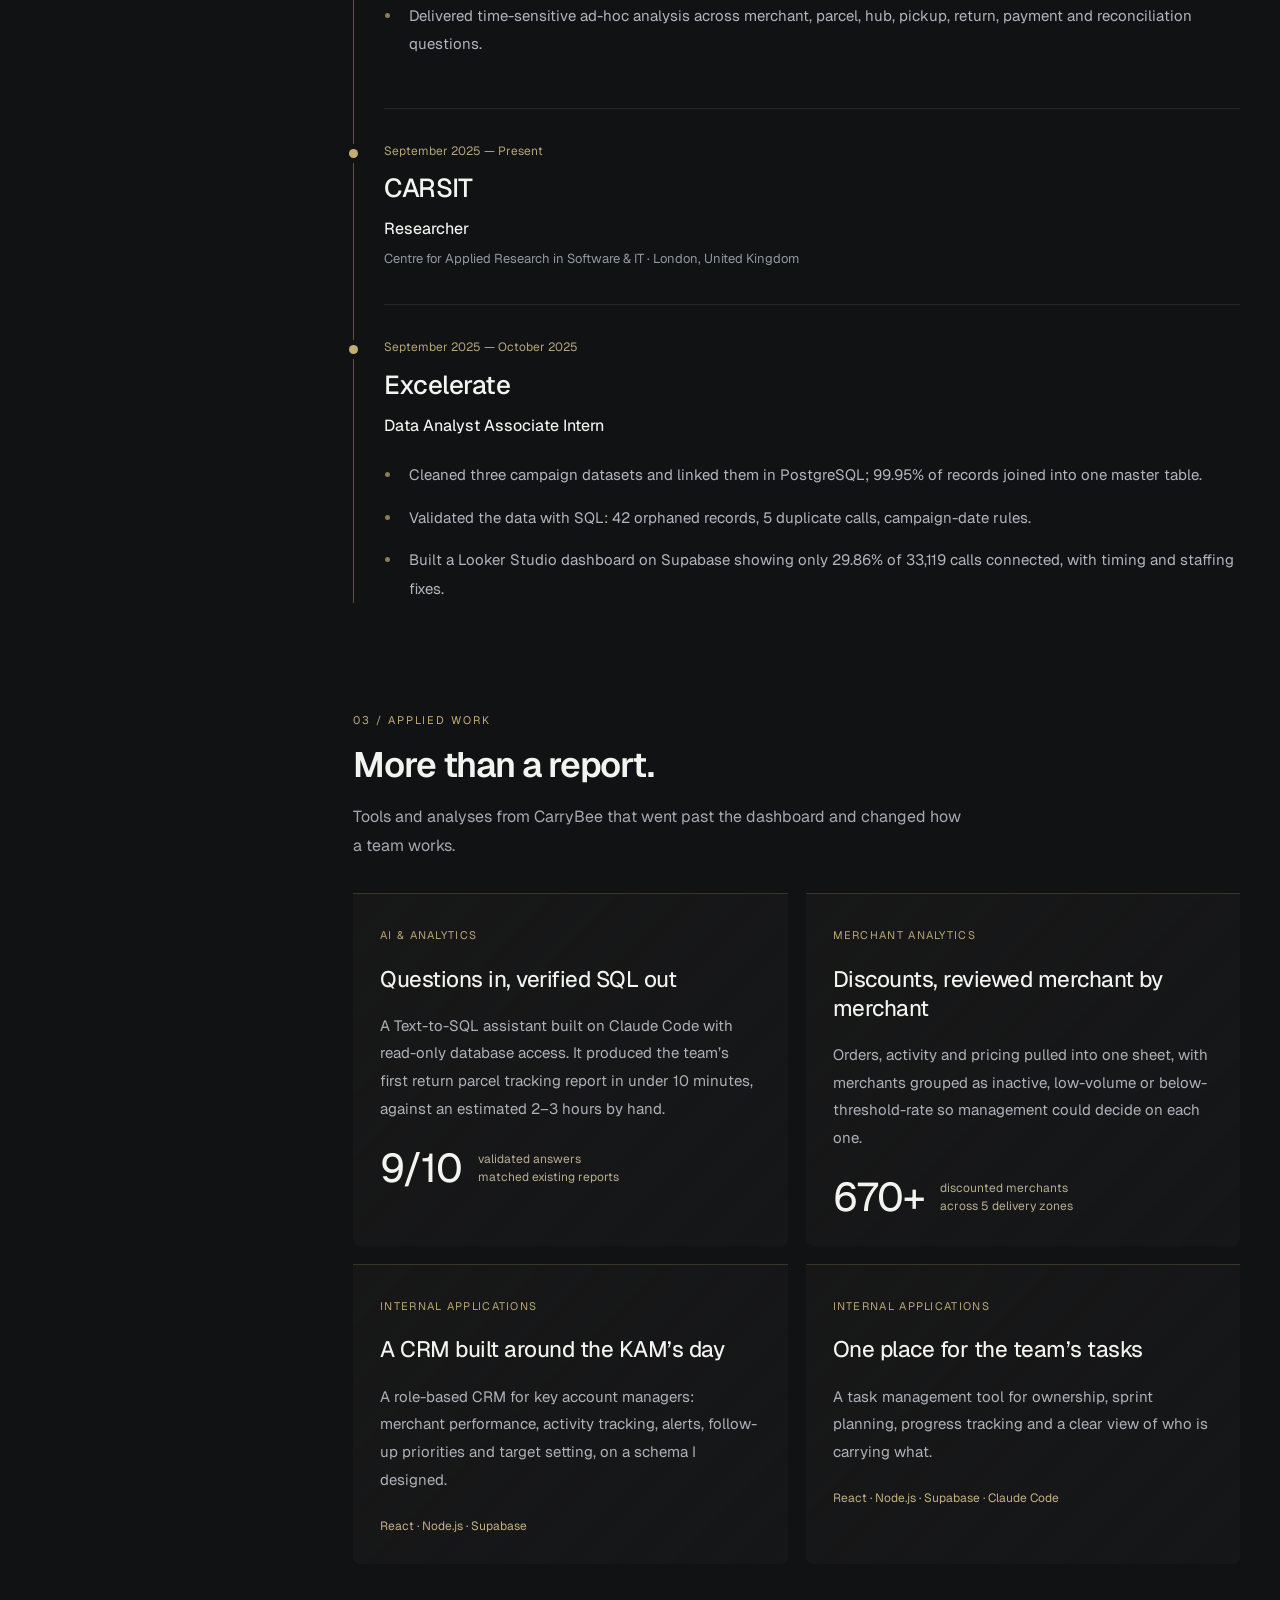
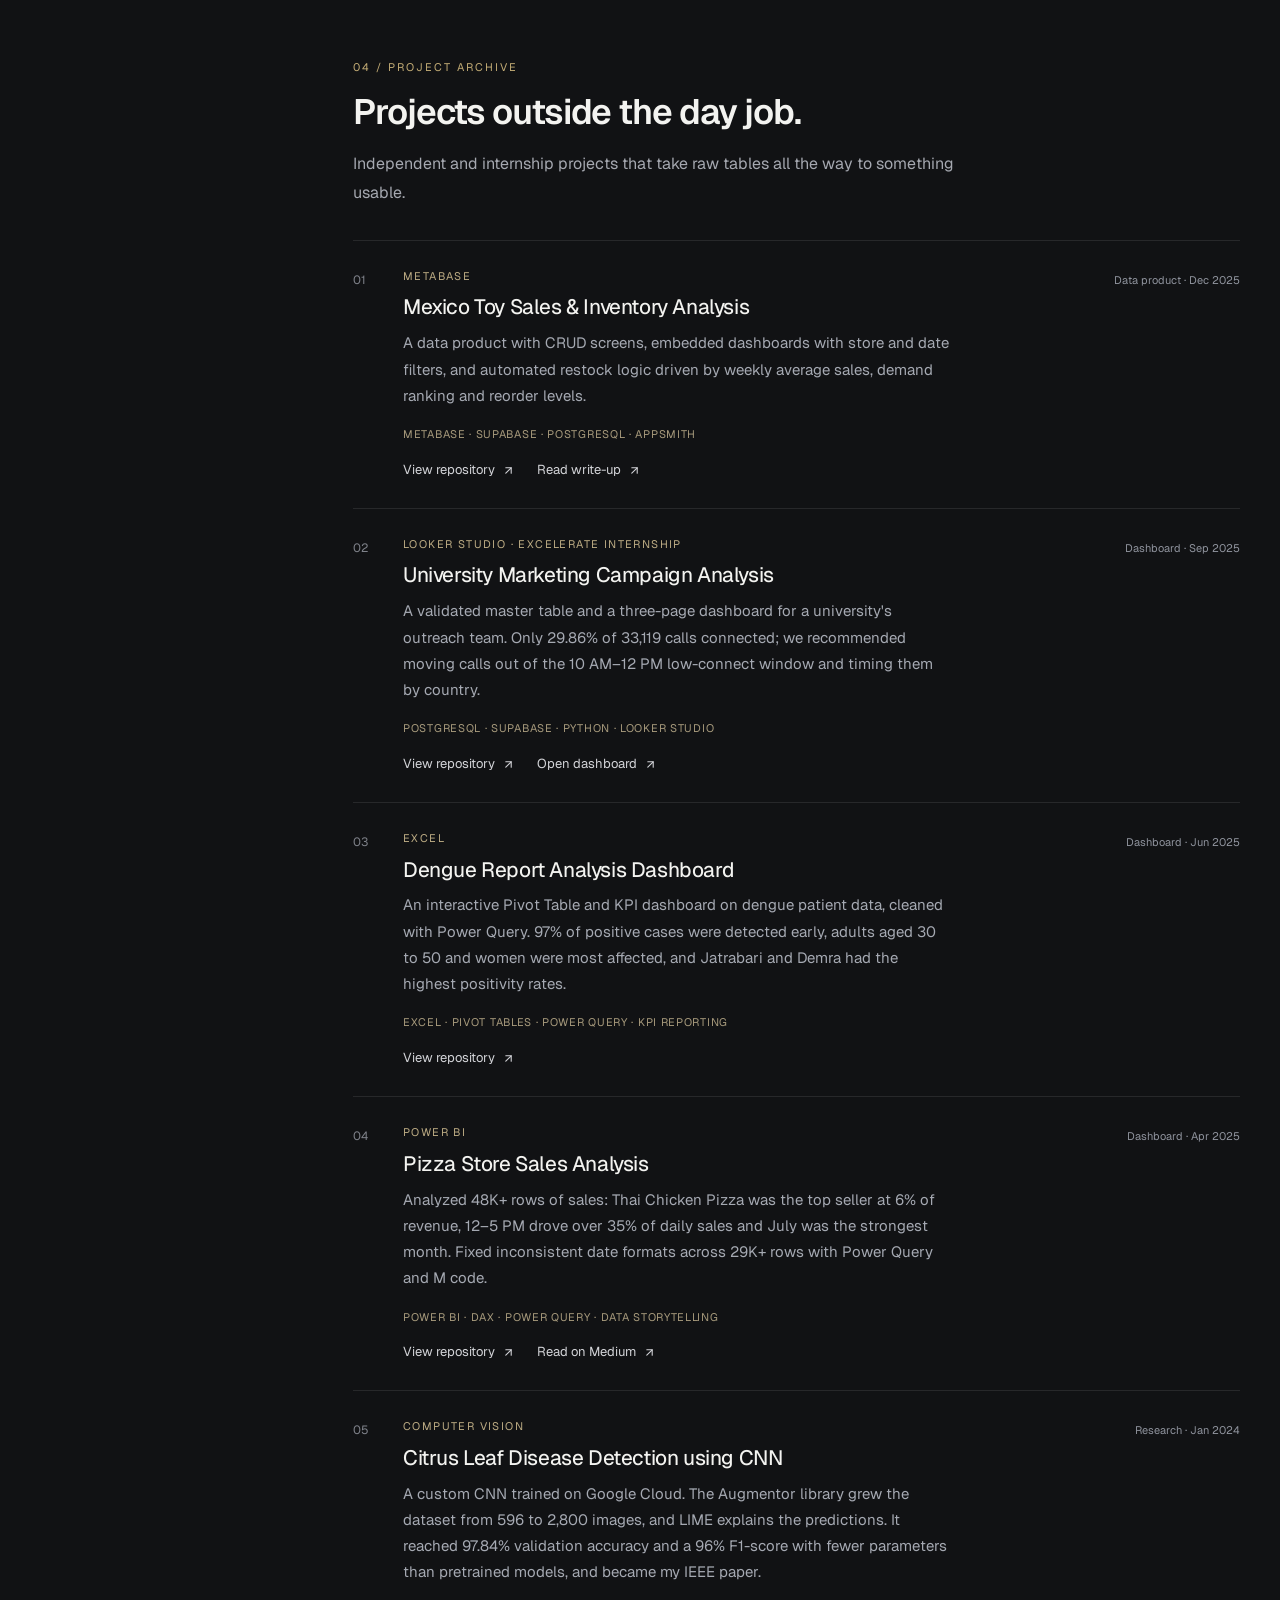
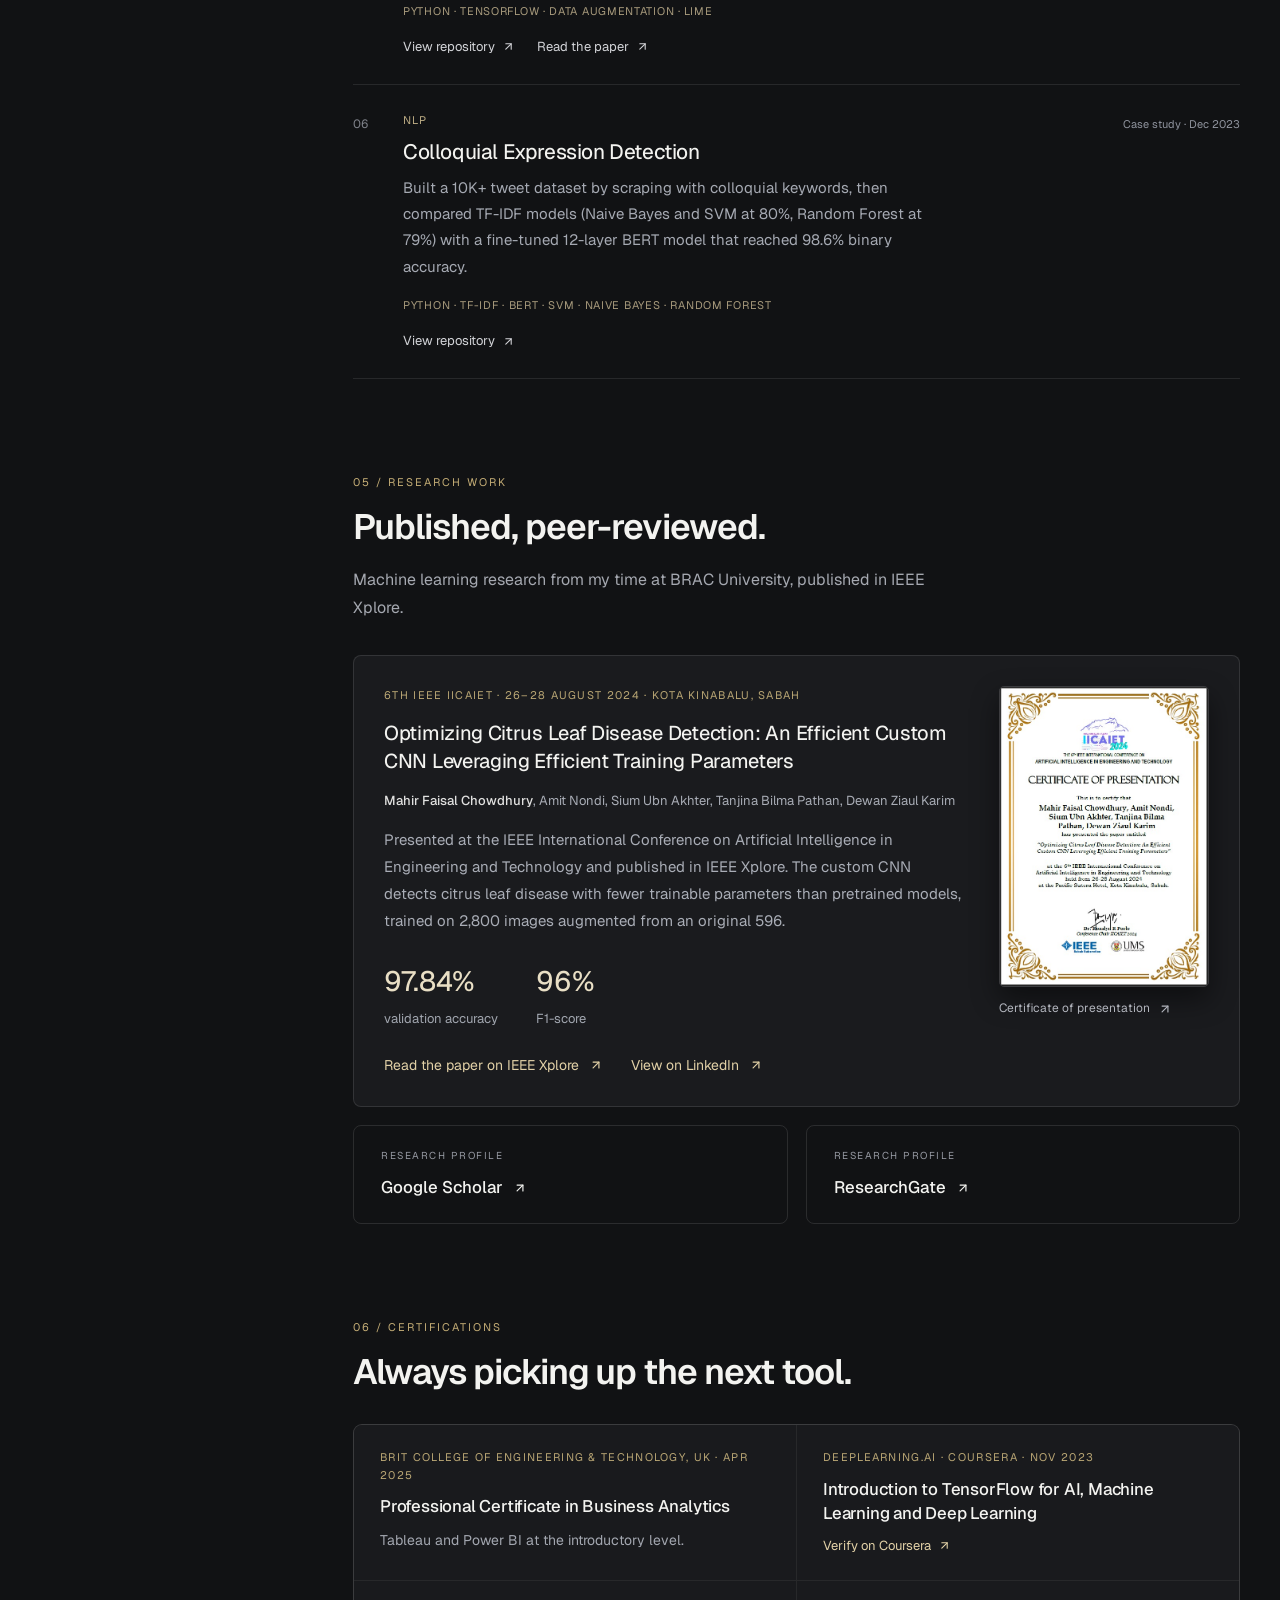
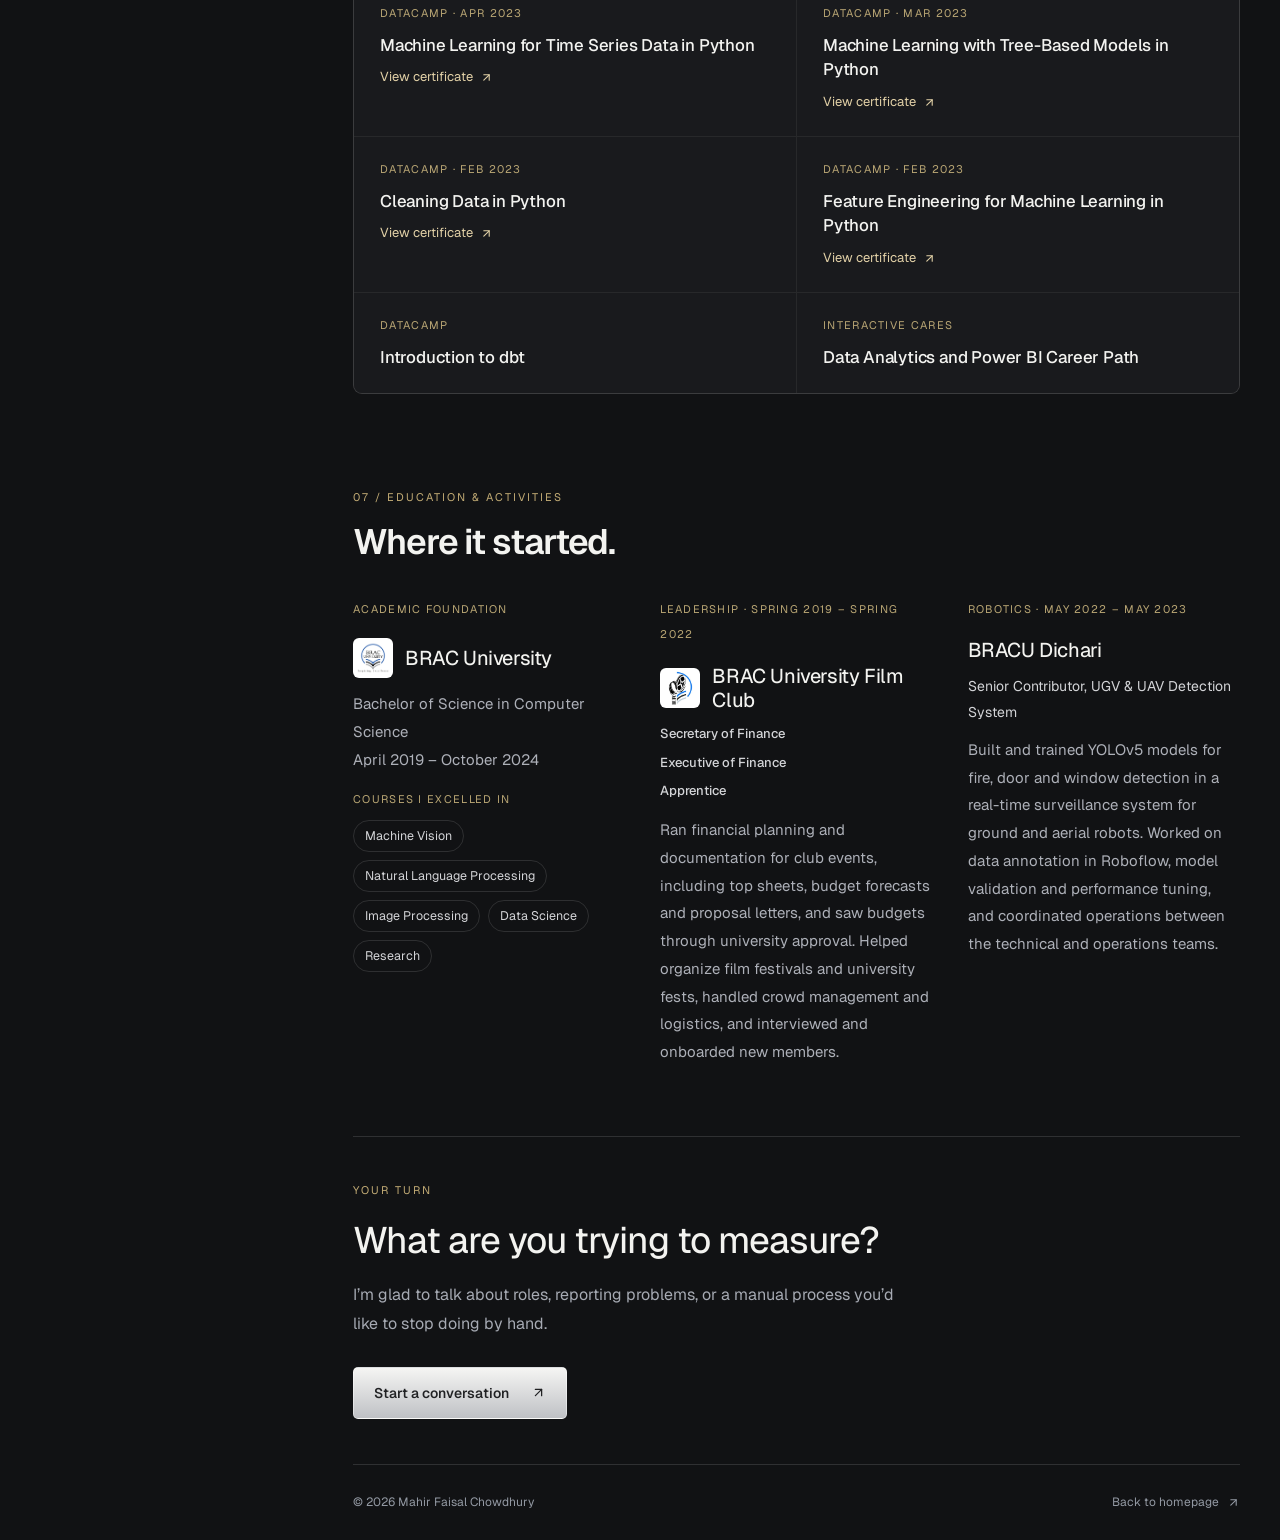
<file: about.html>
<!DOCTYPE html>
<html lang="en">
<head>
  <meta charset="utf-8">
  <meta name="viewport" content="width=device-width, initial-scale=1, viewport-fit=cover">
  <meta name="theme-color" content="#111214">
  <title>About | Mahir Faisal Chowdhury</title>
  <meta name="description" content="Background, skills, experience and projects of Mahir Faisal Chowdhury, a data analyst at CarryBee in Dhaka.">
  <link rel="icon" href="assets/favicon.svg">
  <link rel="preconnect" href="https://fonts.googleapis.com">
  <link rel="preconnect" href="https://fonts.gstatic.com" crossorigin>
  <link href="https://fonts.googleapis.com/css2?family=Geist:wght@300..700&display=swap" rel="stylesheet">
  <link rel="stylesheet" href="styles.css">
  <link rel="stylesheet" href="about.css">
</head>
<body>

<!-- Icon sprite -->
<svg xmlns="http://www.w3.org/2000/svg" width="0" height="0" style="position:absolute" aria-hidden="true">
  <symbol id="i-arrow" viewBox="0 0 24 24" fill="none" stroke="currentColor" stroke-width="2" stroke-linecap="round" stroke-linejoin="round"><path d="M7 7h10v10"/><path d="M7 17 17 7"/></symbol>
  <symbol id="i-back" viewBox="0 0 24 24" fill="none" stroke="currentColor" stroke-width="2" stroke-linecap="round" stroke-linejoin="round"><path d="M19 12H5"/><path d="m12 19-7-7 7-7"/></symbol>
  <symbol id="i-pin" viewBox="0 0 24 24" fill="none" stroke="currentColor" stroke-width="2" stroke-linecap="round" stroke-linejoin="round"><path d="M20 10c0 5-8 12-8 12s-8-7-8-12a8 8 0 0 1 16 0z"/><circle cx="12" cy="10" r="3"/></symbol>
  <symbol id="i-linkedin" viewBox="0 0 24 24" fill="currentColor"><path d="M4.98 3.5a2.5 2.5 0 1 1 0 5 2.5 2.5 0 0 1 0-5zM3 9.75h4v11.25H3zM9.5 9.75h3.8v1.6h.06c.53-.95 1.83-1.95 3.76-1.95 4.02 0 4.76 2.5 4.76 5.76V21h-4v-5.2c0-1.24-.02-2.83-1.8-2.83-1.8 0-2.08 1.34-2.08 2.74V21h-4z"/></symbol>
  <symbol id="i-github" viewBox="0 0 24 24" fill="currentColor"><path d="M12 2a10 10 0 0 0-3.16 19.49c.5.09.68-.22.68-.48v-1.7c-2.78.6-3.37-1.34-3.37-1.34-.46-1.16-1.11-1.47-1.11-1.47-.91-.62.07-.6.07-.6 1 .07 1.53 1.03 1.53 1.03.9 1.52 2.34 1.08 2.91.83.09-.65.35-1.09.63-1.34-2.22-.25-4.56-1.11-4.56-4.94 0-1.09.39-1.98 1.03-2.68-.1-.25-.45-1.27.1-2.64 0 0 .84-.27 2.75 1.02a9.5 9.5 0 0 1 5 0c1.91-1.29 2.75-1.02 2.75-1.02.55 1.37.2 2.39.1 2.64.64.7 1.03 1.59 1.03 2.68 0 3.84-2.34 4.68-4.57 4.93.36.31.68.92.68 1.85V21c0 .27.18.58.69.48A10 10 0 0 0 12 2z"/></symbol>
</svg>

<a class="skip-link" href="#profile-content">Skip to profile</a>

<header class="ap-header">
  <a href="index.html" class="wordmark" aria-label="Mahir Faisal homepage">mahir<span>faisal</span></a>
  <a href="index.html"><svg width="16" height="16" aria-hidden="true"><use href="#i-back"/></svg> Back to homepage</a>
  <a class="ap-contact-link" href="index.html#contact">Let’s talk <svg width="15" height="15" aria-hidden="true"><use href="#i-arrow"/></svg></a>
</header>

<div class="ap-layout">

  <aside class="ap-sidebar" aria-label="Profile and page navigation">
    <div class="ap-photo"><img src="assets/portrait.jpg" alt="Mahir Faisal Chowdhury" width="452" height="565"></div>
    <h2>Mahir Faisal<span>.</span></h2>
    <a class="role-card" href="#career">
      <img src="assets/logo-carrybee.png" alt="" width="44" height="44">
      <span class="role-text">
        <span class="role-status"><i aria-hidden="true"></i>CURRENT ROLE</span>
        <strong>Junior Data Analyst</strong>
        <span class="role-org">Data Intelligence &amp; Research · CarryBee</span>
      </span>
    </a>
    <p>Data analyst. <br>Automation builder. <br>Published ML researcher.</p>
    <div class="ap-location"><svg width="14" height="14" aria-hidden="true"><use href="#i-pin"/></svg> Dhaka, Bangladesh</div>
    <nav aria-label="About page sections">
      <a href="#profile"><span>01</span>Overview</a>
      <a href="#expertise"><span>02</span>Expertise &amp; skills</a>
      <a href="#career"><span>03</span>Experience</a>
      <a href="#systems"><span>04</span>Applied work</a>
      <a href="#archive"><span>05</span>Project archive</a>
      <a href="#research"><span>06</span>Research work</a>
      <a href="#certifications"><span>07</span>Certifications</a>
      <a href="#education"><span>08</span>Education &amp; activities</a>
    </nav>
    <div class="ap-socials">
      <a href="https://www.linkedin.com/in/mahirfaisalchowdhury/" target="_blank" rel="noopener" aria-label="Mahir on LinkedIn"><svg width="17" height="17" aria-hidden="true"><use href="#i-linkedin"/></svg></a>
      <a href="https://github.com/mahirtayeb1" target="_blank" rel="noopener" aria-label="Mahir on GitHub"><svg width="17" height="17" aria-hidden="true"><use href="#i-github"/></svg></a>
      <a href="mailto:mahirrfaisal07@gmail.com">Say hello <svg width="13" height="13" aria-hidden="true"><use href="#i-arrow"/></svg></a>
    </div>
  </aside>

  <main id="profile-content" class="ap-main">

    <!-- Overview -->
    <section id="profile" class="ap-intro">
      <div class="ap-kicker">THE LONGER VERSION</div>
      <h1>How I work,<br>and <span>what I’ve built so far.</span></h1>
      <p class="ap-lead">I make operational data reliable enough to act on, then automate the parts nobody should be doing by hand.</p>
      <div class="ap-biography">
        <p>My work covers reporting automation, operational dashboards, merchant analytics and internal tools. I like owning the whole path: understanding what the team needs, checking that the data can be trusted, and shipping something people open every day.</p>
        <p>At CarryBee that has meant SLA monitoring, churn and reactivation analysis, backlog analytics and CRM development for Operations, Product and Business teams. Before that, I studied Computer Science at BRAC University and published a machine learning paper with IEEE.</p>
      </div>
      <div class="ap-facts">
        <div><span>CURRENTLY</span><strong>Junior Data Analyst</strong><p>CarryBee, Data Intelligence &amp; Research</p></div>
        <div><span>FOCUS</span><strong>Analytics + automation</strong><p>Reports, dashboards and internal tools</p></div>
        <div><span>ALSO</span><strong>Published researcher</strong><p>IEEE IICAIET, 2024</p></div>
      </div>
    </section>

    <!-- Capabilities -->
    <section id="expertise" class="ap-section">
      <div class="ap-section-title">
        <span>01 / CAPABILITIES</span>
        <h2>One skill set, four working parts.</h2>
        <p>Analysis finds the problem, BI makes it visible, automation removes the manual work, and engineering turns it into a tool.</p>
      </div>
      <div class="ap-skill-grid">
        <article class="ap-skill">
          <span class="ap-index">01</span>
          <h3>Analytics &amp; modeling</h3>
          <p>Measure performance, find the root cause and size what is at risk.</p>
          <ul><li>SQL</li><li>Python</li><li>Churn analysis</li><li>RFM / RFMV segmentation</li><li>K-Means clustering</li><li>Forecasting</li><li>SLA monitoring</li><li>KPI reporting</li></ul>
        </article>
        <article class="ap-skill">
          <span class="ap-index">02</span>
          <h3>Business intelligence</h3>
          <p>Dashboards and reports that non-technical teams can read and act on.</p>
          <ul><li>Metabase</li><li>Looker Studio</li><li>Power BI (DAX)</li><li>Tableau</li><li>Excel (Pivot Tables, Power Query)</li><li>Google Sheets</li><li>Matplotlib</li><li>Data storytelling</li></ul>
        </article>
        <article class="ap-skill">
          <span class="ap-index">03</span>
          <h3>Automation &amp; AI</h3>
          <p>Pipelines and LLM-assisted workflows that replace repetitive manual work.</p>
          <ul><li>Google Apps Script</li><li>ETL</li><li>dbt</li><li>Jinja</li><li>Data validation</li><li>LLM Text-to-SQL</li><li>Claude Code</li><li>Appsmith</li></ul>
        </article>
        <article class="ap-skill">
          <span class="ap-index">04</span>
          <h3>Engineering &amp; machine learning</h3>
          <p>Databases, application code and models, from schema design to delivery.</p>
          <ul><li>PostgreSQL</li><li>Supabase</li><li>BigQuery</li><li>React</li><li>Node.js</li><li>JavaScript</li><li>Pandas</li><li>Scikit-learn</li><li>TensorFlow</li><li>CNN</li><li>YOLOv5</li><li>BERT</li><li>NLP (TF-IDF)</li><li>LIME</li></ul>
        </article>
      </div>
      <p class="ap-skill-note">Also in the toolbox: Java, C, HTML/CSS, Git, GitHub, Docker, Linux, Google Cloud Platform and Roboflow.</p>
    </section>

    <!-- Experience -->
    <section id="career" class="ap-section">
      <div class="ap-section-title">
        <span>02 / EXPERIENCE</span>
        <h2>Where the work happens.</h2>
      </div>
      <div class="ap-career">
        <article class="ap-role">
          <div class="ap-role-top">
            <div>
              <p class="ap-dates">May 2026 — Present</p>
              <h3>CarryBee</h3>
            </div>
            <img class="ap-brand-logo" src="assets/logo-carrybee.png" alt="" width="64" height="64">
          </div>
          <h4>Junior Data Analyst, Data Intelligence &amp; Research</h4>
          <p class="ap-context">Courier and logistics · US-Bangla Airlines Ltd · Dhaka</p>
          <ul>
            <li>Built Python, SQL and Google Apps Script pipelines that cut recurring manual reporting from 5–6 hours to about 20 minutes.</li>
            <li>Connected Claude Code to the company database with read-only access, using 20+ existing scripts and 30+ SQL queries as business-logic context, so plain-language questions are answered with generated SQL. Simple ad-hoc lookups dropped from about 5 minutes to seconds.</li>
            <li>Built a First Mile Transit SLA dashboard with stage-wise breach monitoring, a hub-by-day heatmap and drill-downs, and added validation checks against the source of truth to catch inconsistent manual entries.</li>
            <li>Built an RFMV segmentation model in Python that scores 6,300+ merchants into 12 lifecycle segments, and report segment movement to management every month.</li>
            <li>Designed the schema and built a role-based KAM CRM with React, Node.js and Supabase, covering merchant performance, activity tracking, alerts, follow-up priorities and targets.</li>
            <li>Built a pipeline into Google Sheets covering orders, activity and pricing for 670+ discounted merchants, then segmented them across 5 delivery zones for management review.</li>
            <li>Identified inactive and order-dropped merchants and built merchant-specific reactivation reports with KAM contacts included.</li>
            <li>Developed retention, activity and churn prediction analyses to identify at-risk merchants.</li>
            <li>Analyzed parcel backlog, aging, hub and regional performance, and built Apps Script dashboards measuring adoption of internal tools such as Pickup Automation and Reprocess.</li>
            <li>Built an internal task tracker with React, Node.js and Supabase for task ownership, sprint planning and workload visibility.</li>
          </ul>
        </article>

        <article class="ap-role">
          <div class="ap-role-top">
            <div>
              <p class="ap-dates">February 2026 — April 2026</p>
              <h3>CarryBee</h3>
            </div>
            <img class="ap-brand-logo" src="assets/logo-carrybee.png" alt="" width="64" height="64">
          </div>
          <h4>Data Analyst Intern, Data Intelligence &amp; Research</h4>
          <p class="ap-context">Courier and logistics · US-Bangla Airlines Ltd · Dhaka</p>
          <ul>
            <li>Developed processed-order forecasting with Python, Pandas, Scikit-learn and SQL to support workload and resource planning.</li>
            <li>Managed recurring analytics on FID and return backlog, merchant pickup performance, parcel aging, on-hold and heavyweight orders, and hub-level performance.</li>
            <li>Ran merchant segmentation, courier market analysis, hub and payment diagnosis, return and fake-return investigations for Business and Operations decisions.</li>
            <li>Delivered time-sensitive ad-hoc analysis across merchant, parcel, hub, pickup, return, payment and reconciliation questions.</li>
          </ul>
        </article>

        <article class="ap-role">
          <div class="ap-role-top">
            <div>
              <p class="ap-dates">September 2025 — Present</p>
              <h3>CARSIT</h3>
            </div>
          </div>
          <h4>Researcher</h4>
          <p class="ap-context">Centre for Applied Research in Software &amp; IT · London, United Kingdom</p>
        </article>

        <article class="ap-role">
          <div class="ap-role-top">
            <div>
              <p class="ap-dates">September 2025 — October 2025</p>
              <h3>Excelerate</h3>
            </div>
          </div>
          <h4>Data Analyst Associate Intern</h4>
          <ul>
            <li>Cleaned three campaign datasets and linked them in PostgreSQL; 99.95% of records joined into one master table.</li>
            <li>Validated the data with SQL: 42 orphaned records, 5 duplicate calls, campaign-date rules.</li>
            <li>Built a Looker Studio dashboard on Supabase showing only 29.86% of 33,119 calls connected, with timing and staffing fixes.</li>
          </ul>
        </article>
      </div>
    </section>

    <!-- Applied work -->
    <section id="systems" class="ap-section">
      <div class="ap-section-title">
        <span>03 / APPLIED WORK</span>
        <h2>More than a report.</h2>
        <p>Tools and analyses from CarryBee that went past the dashboard and changed how a team works.</p>
      </div>
      <div class="ap-systems">
        <article>
          <span>AI &amp; ANALYTICS</span>
          <h3>Questions in, verified SQL out</h3>
          <p>A Text-to-SQL assistant built on Claude Code with read-only database access. It produced the team’s first return parcel tracking report in under 10 minutes, against an estimated 2–3 hours by hand.</p>
          <div class="ap-outcome"><strong>9/10</strong><span>validated answers matched existing reports</span></div>
        </article>
        <article>
          <span>MERCHANT ANALYTICS</span>
          <h3>Discounts, reviewed merchant by merchant</h3>
          <p>Orders, activity and pricing pulled into one sheet, with merchants grouped as inactive, low-volume or below-threshold-rate so management could decide on each one.</p>
          <div class="ap-outcome"><strong>670+</strong><span>discounted merchants across 5 delivery zones</span></div>
        </article>
        <article>
          <span>INTERNAL APPLICATIONS</span>
          <h3>A CRM built around the KAM’s day</h3>
          <p>A role-based CRM for key account managers: merchant performance, activity tracking, alerts, follow-up priorities and target setting, on a schema I designed.</p>
          <div class="ap-system-tags">React · Node.js · Supabase</div>
        </article>
        <article>
          <span>INTERNAL APPLICATIONS</span>
          <h3>One place for the team’s tasks</h3>
          <p>A task management tool for ownership, sprint planning, progress tracking and a clear view of who is carrying what.</p>
          <div class="ap-system-tags">React · Node.js · Supabase · Claude Code</div>
        </article>
      </div>
    </section>

    <!-- Project archive -->
    <section id="archive" class="ap-section">
      <div class="ap-section-title">
        <span>04 / PROJECT ARCHIVE</span>
        <h2>Projects outside the day job.</h2>
        <p>Independent and internship projects that take raw tables all the way to something usable.</p>
      </div>
      <div class="ap-archive">
        <article class="ap-archive-row">
          <div class="ap-archive-number">01</div>
          <div>
            <div class="ap-archive-category">Metabase</div>
            <h3>Mexico Toy Sales &amp; Inventory Analysis</h3>
            <p>A data product with CRUD screens, embedded dashboards with store and date filters, and automated restock logic driven by weekly average sales, demand ranking and reorder levels.</p>
            <div class="ap-archive-tools">METABASE · SUPABASE · POSTGRESQL · APPSMITH</div>
            <div class="ap-archive-links">
              <a href="https://github.com/Mahirtayeb1/Mexico_Toy_Sales_-_Inventory_Analysis" target="_blank" rel="noopener">View repository <svg width="13" height="13" aria-hidden="true"><use href="#i-arrow"/></svg></a>
              <a href="https://www.linkedin.com/posts/mahirfaisalchowdhury_dataanalysis-retailanalytics-inventorymanagement-ugcPost-7400956766244474880-JIIP" target="_blank" rel="noopener">Read write-up <svg width="13" height="13" aria-hidden="true"><use href="#i-arrow"/></svg></a>
            </div>
          </div>
          <span class="ap-project-type">Data product · Dec 2025</span>
        </article>
        <article class="ap-archive-row">
          <div class="ap-archive-number">02</div>
          <div>
            <div class="ap-archive-category">Looker Studio · Excelerate internship</div>
            <h3>University Marketing Campaign Analysis</h3>
            <p>A validated master table and a three-page dashboard for a university's outreach team. Only 29.86% of 33,119 calls connected; we recommended moving calls out of the 10 AM–12 PM low-connect window and timing them by country.</p>
            <div class="ap-archive-tools">POSTGRESQL · SUPABASE · PYTHON · LOOKER STUDIO</div>
            <div class="ap-archive-links">
              <a href="https://github.com/Mahirtayeb1/University-Marketing-Campaign-Data-Analysis-Visualization" target="_blank" rel="noopener">View repository <svg width="13" height="13" aria-hidden="true"><use href="#i-arrow"/></svg></a>
              <a href="https://lookerstudio.google.com/reporting/f5642989-5e19-4dae-9051-82b5f3a14634" target="_blank" rel="noopener">Open dashboard <svg width="13" height="13" aria-hidden="true"><use href="#i-arrow"/></svg></a>
            </div>
          </div>
          <span class="ap-project-type">Dashboard · Sep 2025</span>
        </article>
        <article class="ap-archive-row">
          <div class="ap-archive-number">03</div>
          <div>
            <div class="ap-archive-category">Excel</div>
            <h3>Dengue Report Analysis Dashboard</h3>
            <p>An interactive Pivot Table and KPI dashboard on dengue patient data, cleaned with Power Query. 97% of positive cases were detected early, adults aged 30 to 50 and women were most affected, and Jatrabari and Demra had the highest positivity rates.</p>
            <div class="ap-archive-tools">EXCEL · PIVOT TABLES · POWER QUERY · KPI REPORTING</div>
            <div class="ap-archive-links">
              <a href="https://github.com/Mahirtayeb1/Dengue-Report-Analysis-Dashboard-using-Excel" target="_blank" rel="noopener">View repository <svg width="13" height="13" aria-hidden="true"><use href="#i-arrow"/></svg></a>
            </div>
          </div>
          <span class="ap-project-type">Dashboard · Jun 2025</span>
        </article>
        <article class="ap-archive-row">
          <div class="ap-archive-number">04</div>
          <div>
            <div class="ap-archive-category">Power BI</div>
            <h3>Pizza Store Sales Analysis</h3>
            <p>Analyzed 48K+ rows of sales: Thai Chicken Pizza was the top seller at 6% of revenue, 12–5 PM drove over 35% of daily sales and July was the strongest month. Fixed inconsistent date formats across 29K+ rows with Power Query and M code.</p>
            <div class="ap-archive-tools">POWER BI · DAX · POWER QUERY · DATA STORYTELLING</div>
            <div class="ap-archive-links">
              <a href="https://github.com/Mahirtayeb1/Pizza_Store_Sales_Data_Analysis" target="_blank" rel="noopener">View repository <svg width="13" height="13" aria-hidden="true"><use href="#i-arrow"/></svg></a>
              <a href="https://medium.com/@mahirrfaisal07/pizza-sales-analysis-using-power-bi-6bb893920da4" target="_blank" rel="noopener">Read on Medium <svg width="13" height="13" aria-hidden="true"><use href="#i-arrow"/></svg></a>
            </div>
          </div>
          <span class="ap-project-type">Dashboard · Apr 2025</span>
        </article>
        <article class="ap-archive-row">
          <div class="ap-archive-number">05</div>
          <div>
            <div class="ap-archive-category">Computer vision</div>
            <h3>Citrus Leaf Disease Detection using CNN</h3>
            <p>A custom CNN trained on Google Cloud. The Augmentor library grew the dataset from 596 to 2,800 images, and LIME explains the predictions. It reached 97.84% validation accuracy and a 96% F1-score with fewer parameters than pretrained models, and became my IEEE paper.</p>
            <div class="ap-archive-tools">PYTHON · TENSORFLOW · DATA AUGMENTATION · LIME</div>
            <div class="ap-archive-links">
              <a href="https://github.com/Mahirtayeb1/Citrus-Leaf-Disease-Detection-Using-CNN" target="_blank" rel="noopener">View repository <svg width="13" height="13" aria-hidden="true"><use href="#i-arrow"/></svg></a>
              <a href="https://ieeexplore.ieee.org/document/10730688" target="_blank" rel="noopener">Read the paper <svg width="13" height="13" aria-hidden="true"><use href="#i-arrow"/></svg></a>
            </div>
          </div>
          <span class="ap-project-type">Research · Jan 2024</span>
        </article>
        <article class="ap-archive-row">
          <div class="ap-archive-number">06</div>
          <div>
            <div class="ap-archive-category">NLP</div>
            <h3>Colloquial Expression Detection</h3>
            <p>Built a 10K+ tweet dataset by scraping with colloquial keywords, then compared TF-IDF models (Naive Bayes and SVM at 80%, Random Forest at 79%) with a fine-tuned 12-layer BERT model that reached 98.6% binary accuracy.</p>
            <div class="ap-archive-tools">PYTHON · TF-IDF · BERT · SVM · NAIVE BAYES · RANDOM FOREST</div>
            <div class="ap-archive-links">
              <a href="https://github.com/Mahirtayeb1/cse431_Colloquial-Expression-Detection" target="_blank" rel="noopener">View repository <svg width="13" height="13" aria-hidden="true"><use href="#i-arrow"/></svg></a>
            </div>
          </div>
          <span class="ap-project-type">Case study · Dec 2023</span>
        </article>
      </div>
    </section>

    <!-- Research work -->
    <section id="research" class="ap-section">
      <div class="ap-section-title">
        <span>05 / RESEARCH WORK</span>
        <h2>Published, peer-reviewed.</h2>
        <p>Machine learning research from my time at BRAC University, published in IEEE Xplore.</p>
      </div>
      <div class="ap-research">
        <div class="ap-research-body">
          <span class="ap-research-venue">6TH IEEE IICAIET · 26–28 AUGUST 2024 · KOTA KINABALU, SABAH</span>
          <h3>Optimizing Citrus Leaf Disease Detection: An Efficient Custom CNN Leveraging Efficient Training Parameters</h3>
          <p class="ap-authors"><strong>Mahir Faisal Chowdhury</strong>, Amit Nondi, Sium Ubn Akhter, Tanjina Bilma Pathan, Dewan Ziaul Karim</p>
          <p>Presented at the IEEE International Conference on Artificial Intelligence in Engineering and Technology and published in IEEE Xplore. The custom CNN detects citrus leaf disease with fewer trainable parameters than pretrained models, trained on 2,800 images augmented from an original 596.</p>
          <div class="ap-research-stats">
            <span><strong>97.84%</strong> validation accuracy</span>
            <span><strong>96%</strong> F1-score</span>
          </div>
          <div class="ap-research-links">
            <a href="https://ieeexplore.ieee.org/document/10730688" target="_blank" rel="noopener">Read the paper on IEEE Xplore <svg width="14" height="14" aria-hidden="true"><use href="#i-arrow"/></svg></a>
            <a href="https://www.linkedin.com/in/mahirfaisalchowdhury/overlay/1755432327645/single-media-viewer/?profileId=ACoAADDqTswBDnCweYL3mxvcnP-HuTmh0OAoa6s" target="_blank" rel="noopener">View on LinkedIn <svg width="14" height="14" aria-hidden="true"><use href="#i-arrow"/></svg></a>
          </div>
        </div>
        <a class="ap-certificate" href="assets/ieee-certificate.jpg" target="_blank" rel="noopener">
          <img src="assets/ieee-certificate.jpg" alt="Certificate of Presentation from the 6th IEEE IICAIET 2024 conference" loading="lazy" width="521" height="749">
          <span>Certificate of presentation <svg width="14" height="14" aria-hidden="true"><use href="#i-arrow"/></svg></span>
        </a>
      </div>
      <div class="ap-profiles">
        <a href="https://scholar.google.com/citations?user=TIi7trsAAAAJ&amp;hl=en" target="_blank" rel="noopener"><span>RESEARCH PROFILE</span><strong>Google Scholar <svg width="14" height="14" aria-hidden="true"><use href="#i-arrow"/></svg></strong></a>
        <a href="https://www.researchgate.net/profile/Mahir-Chowdhury-6" target="_blank" rel="noopener"><span>RESEARCH PROFILE</span><strong>ResearchGate <svg width="14" height="14" aria-hidden="true"><use href="#i-arrow"/></svg></strong></a>
      </div>
    </section>

    <!-- Certifications -->
    <section id="certifications" class="ap-section">
      <div class="ap-section-title">
        <span>06 / CERTIFICATIONS</span>
        <h2>Always picking up the next tool.</h2>
      </div>
      <div class="ap-certs">
        <article>
          <span>BRIT COLLEGE OF ENGINEERING &amp; TECHNOLOGY, UK · APR 2025</span>
          <h3>Professional Certificate in Business Analytics</h3>
          <p>Tableau and Power BI at the introductory level.</p>
        </article>
        <article>
          <span>DEEPLEARNING.AI · COURSERA · NOV 2023</span>
          <h3>Introduction to TensorFlow for AI, Machine Learning and Deep Learning</h3>
          <a href="https://coursera.org/verify/R6XHXTLAG6DP" target="_blank" rel="noopener">Verify on Coursera <svg width="13" height="13" aria-hidden="true"><use href="#i-arrow"/></svg></a>
        </article>
        <article>
          <span>DATACAMP · APR 2023</span>
          <h3>Machine Learning for Time Series Data in Python</h3>
          <a href="https://drive.google.com/file/d/1zk_RYCI1BpCCzD8zvKWddazBwBoKWnpy/view" target="_blank" rel="noopener">View certificate <svg width="13" height="13" aria-hidden="true"><use href="#i-arrow"/></svg></a>
        </article>
        <article>
          <span>DATACAMP · MAR 2023</span>
          <h3>Machine Learning with Tree-Based Models in Python</h3>
          <a href="https://drive.google.com/file/d/16EutTSzQviIOUL_zYl_9DPPuZEdED1Na/view" target="_blank" rel="noopener">View certificate <svg width="13" height="13" aria-hidden="true"><use href="#i-arrow"/></svg></a>
        </article>
        <article>
          <span>DATACAMP · FEB 2023</span>
          <h3>Cleaning Data in Python</h3>
          <a href="https://drive.google.com/file/d/11lvZR9xq4B7nZVBQGYzjyQ1vGiZIyz-6/view" target="_blank" rel="noopener">View certificate <svg width="13" height="13" aria-hidden="true"><use href="#i-arrow"/></svg></a>
        </article>
        <article>
          <span>DATACAMP · FEB 2023</span>
          <h3>Feature Engineering for Machine Learning in Python</h3>
          <a href="https://drive.google.com/file/d/1CVUMTaUhn5AsurrC8AaGM-5FDwNR9-bM/view" target="_blank" rel="noopener">View certificate <svg width="13" height="13" aria-hidden="true"><use href="#i-arrow"/></svg></a>
        </article>
        <article>
          <span>DATACAMP</span>
          <h3>Introduction to dbt</h3>
        </article>
        <article>
          <span>INTERACTIVE CARES</span>
          <h3>Data Analytics and Power BI Career Path</h3>
        </article>
      </div>
    </section>

    <!-- Education -->
    <section id="education" class="ap-section">
      <div class="ap-section-title">
        <span>07 / EDUCATION &amp; ACTIVITIES</span>
        <h2>Where it started.</h2>
      </div>
      <div class="ap-education">
        <article>
          <span>ACADEMIC FOUNDATION</span>
          <h3><img class="ap-edu-logo" src="assets/logo-brac.png" alt="" width="40" height="40">BRAC University</h3>
          <p>Bachelor of Science in Computer Science<br>April 2019 – October 2024</p>
          <p class="ap-courses-label">Courses I excelled in</p>
          <ul class="ap-courses"><li>Machine Vision</li><li>Natural Language Processing</li><li>Image Processing</li><li>Data Science</li><li>Research</li></ul>
        </article>
        <article>
          <span>LEADERSHIP · SPRING 2019 – SPRING 2022</span>
          <h3><img class="ap-edu-logo" src="assets/logo-bufc.jpg" alt="" width="40" height="40">BRAC University Film Club</h3>
          <ul class="ap-progression">
            <li><strong>Secretary of Finance</strong></li>
            <li><strong>Executive of Finance</strong></li>
            <li><strong>Apprentice</strong></li>
          </ul>
          <p>Ran financial planning and documentation for club events, including top sheets, budget forecasts and proposal letters, and saw budgets through university approval. Helped organize film festivals and university fests, handled crowd management and logistics, and interviewed and onboarded new members.</p>
        </article>
        <article id="dichari">
          <span>ROBOTICS · MAY 2022 – MAY 2023</span>
          <h3>BRACU Dichari</h3>
          <p class="ap-subrole">Senior Contributor, UGV &amp; UAV Detection System</p>
          <p>Built and trained YOLOv5 models for fire, door and window detection in a real-time surveillance system for ground and aerial robots. Worked on data annotation in Roboflow, model validation and performance tuning, and coordinated operations between the technical and operations teams.</p>
        </article>
      </div>
    </section>

    <section class="ap-closing">
      <span>YOUR TURN</span>
      <h2>What are you trying to measure?</h2>
      <p>I’m glad to talk about roles, reporting problems, or a manual process you’d like to stop doing by hand.</p>
      <a href="index.html#contact">Start a conversation <svg width="15" height="15" aria-hidden="true"><use href="#i-arrow"/></svg></a>
    </section>

    <footer class="ap-footer">
      <span>© <span id="year">2026</span> Mahir Faisal Chowdhury</span>
      <a href="index.html">Back to homepage <svg width="13" height="13" aria-hidden="true"><use href="#i-arrow"/></svg></a>
    </footer>
  </main>
</div>

<script src="script.js"></script>
</body>
</html>
</file>
<file: styles.css>
:root {
  --bg: #111214;
  --bg-raised: #191a1c;
  --bg-card: #232427;
  --fg: #f3f3f0;
  --fg-soft: #b9b9ba;
  --fg-muted: #a0a2a9;
  --gold: #e0c278;
  --gold-soft: #dfcc97;
  --line: #ffffff15;
  --line-strong: #3c3d41;
  --radius: 11px;
  --font: Geist, "Segoe UI", Arial, sans-serif;
}

*, *::before, *::after { box-sizing: border-box; }

html { scroll-behavior: smooth; -webkit-text-size-adjust: 100%; }

body {
  margin: 0;
  background: var(--bg);
  color: var(--fg);
  font-family: var(--font);
  font-size: 1rem;
  line-height: 1.6;
  -webkit-font-smoothing: antialiased;
  overflow-x: hidden;
}

h1, h2, h3, p, ul, ol, dl, dd, figure, fieldset { margin: 0; padding: 0; }
ul, ol { list-style: none; }
fieldset { border: 0; min-width: 0; }
a { color: inherit; text-decoration: none; }
svg { flex-shrink: 0; }
:focus-visible { outline: 2px solid var(--gold); outline-offset: 3px; border-radius: 4px; }

.skip-link {
  position: absolute; left: 16px; top: -60px; z-index: 10;
  background: var(--fg); color: var(--bg);
  padding: 10px 16px; border-radius: 6px; font-weight: 600;
}
.skip-link:focus { top: 16px; }

.wrap { max-width: 1240px; margin: 0 auto; padding-left: 40px; padding-right: 40px; }
.soft { color: var(--fg-soft); }

/* Header */
.header {
  display: flex; justify-content: space-between; align-items: center;
  max-width: 1320px; height: 100px; margin: auto; padding: 0 40px;
}
.wordmark { font-size: 1.875rem; font-weight: 700; letter-spacing: -1.7px; }
.wordmark span { color: var(--gold-soft); }
.wordmark.small { font-size: 1.25rem; letter-spacing: -1px; }

.desktop-nav { display: flex; align-items: center; gap: 32px; font-size: .9rem; color: #d7d8dc; }
.desktop-nav a { transition: color .2s; }
.desktop-nav a:hover { color: #fff; }
.nav-contact {
  display: inline-flex; align-items: center; gap: 10px;
  padding: 10px 18px; border: 1px solid var(--line-strong); border-radius: 6px;
  transition: border-color .2s, background .2s;
}
.nav-contact:hover { border-color: var(--gold); background: #ffffff08; }

.mobile-menu { display: none; position: relative; }
.mobile-menu summary {
  display: flex; align-items: center; gap: 8px; cursor: pointer; list-style: none;
  padding: 9px 14px; border: 1px solid var(--line-strong); border-radius: 6px; font-size: .875rem;
}
.mobile-menu summary::-webkit-details-marker { display: none; }
.mobile-menu nav {
  position: absolute; right: 0; top: calc(100% + 10px); z-index: 5;
  display: grid; gap: 4px; min-width: 210px; padding: 10px;
  background: var(--bg-raised); border: 1px solid var(--line-strong); border-radius: var(--radius);
  box-shadow: 0 18px 40px #0008;
}
.mobile-menu nav a { display: flex; align-items: center; gap: 8px; padding: 11px 12px; border-radius: 6px; }
.mobile-menu nav a:hover { background: #ffffff0a; }

/* Shared type */
.eyebrow {
  display: flex; align-items: center; gap: 12px;
  margin-bottom: 25px; color: #c5c5c4;
  font-size: .75rem; font-weight: 500; letter-spacing: 1.8px; line-height: 1.7;
}
.gold-line { display: inline-block; width: 24px; height: 1px; background: var(--gold); }

h1 { font-size: clamp(2.6rem, 5vw, 4.4rem); font-weight: 500; line-height: 1.02; letter-spacing: -.045em; }
h2 { font-size: clamp(2rem, 4.2vw, 3.5rem); font-weight: 500; line-height: 1.08; letter-spacing: -.04em; }
h3 { font-size: 1.5rem; font-weight: 500; line-height: 1.2; letter-spacing: -.02em; }

/* Buttons and links */
.silver-button {
  display: inline-flex; align-items: center; justify-content: center; gap: 18px;
  min-height: 48px; padding: 0 23px;
  color: #1d1d1f; background: linear-gradient(#fafaf8, #c6c7c9);
  border: 1px solid #fff8; border-radius: 6px;
  font: 600 .875rem var(--font); cursor: pointer;
  box-shadow: 0 2px 2px #0006, inset 0 1px #fff;
  transition: transform .2s, filter .2s;
}
.silver-button:hover { transform: translateY(-1px); filter: brightness(1.06); }

.text-link {
  display: inline-flex; align-items: center; gap: 8px;
  font-size: .9rem; font-weight: 500;
  border-bottom: 1px solid var(--line-strong); padding-bottom: 4px;
  transition: border-color .2s, color .2s;
}
.text-link:hover { border-color: var(--gold); color: var(--gold-soft); }

.ghost-button {
  display: inline-flex; align-items: center; gap: 8px;
  padding: 9px 15px; font-size: .85rem; font-weight: 500;
  border: 1px solid var(--line-strong); border-radius: 6px;
  transition: border-color .2s, background .2s;
}
.ghost-button:hover { border-color: var(--gold); background: #ffffff08; }

/* Hero */
.hero {
  display: grid; grid-template-columns: 1.15fr 1fr; align-items: center; gap: 30px;
  min-height: 675px; padding-top: 42px; padding-bottom: 90px;
}
.intro { max-width: 520px; margin-top: 28px; color: var(--fg-muted); font-size: 1.125rem; line-height: 1.6; }
.hero-actions { display: flex; flex-wrap: wrap; align-items: center; gap: 28px; margin-top: 38px; }
.hero-location {
  display: flex; flex-wrap: wrap; gap: 8px 32px; margin-top: 52px;
  color: #999aa1; font-size: .7rem; letter-spacing: 1.6px;
}
.role-card {
  display: inline-flex; align-items: center; gap: 14px; margin-top: 30px; padding: 12px 20px 12px 12px;
  border: 1px solid #e0c27855; border-radius: 12px;
  background: linear-gradient(135deg, #e0c2781a, #ffffff05); transition: border-color .2s, background .2s;
}
.role-card:hover { border-color: var(--gold); background: linear-gradient(135deg, #e0c27826, #ffffff08); }
.role-card img { flex: none; width: 44px; height: 44px; border-radius: 9px; object-fit: contain; background: #fff; }
.role-text { display: flex; flex-direction: column; gap: 2px; min-width: 0; }
.role-status { display: flex; align-items: center; gap: 7px; color: var(--gold); font-size: .625rem; letter-spacing: 1.5px; }
.role-status i { width: 7px; height: 7px; border-radius: 50%; background: #5fd38d; box-shadow: 0 0 0 3px #5fd38d2e; animation: role-pulse 2.4s ease-in-out infinite; }
@keyframes role-pulse { 50% { box-shadow: 0 0 0 6px #5fd38d00; } }
.role-text strong { color: var(--fg); font-size: 1.05rem; font-weight: 600; letter-spacing: -.3px; }
.role-org { color: #a3a7b0; font-size: .78rem; }
@media (prefers-reduced-motion: reduce) { .role-status i { animation: none; } }

.hero-network { display: flex; flex-wrap: wrap; align-items: center; gap: 10px; margin-top: 22px; }
.hero-resume, .icon-link {
  display: inline-flex; align-items: center; justify-content: center; gap: 9px;
  height: 42px; border: 1px solid var(--line-strong); border-radius: 6px;
  color: #d7d8dc; font-size: .85rem; font-weight: 500;
  transition: border-color .2s, color .2s, background .2s;
}
.hero-resume { padding: 0 16px; }
.icon-link { width: 42px; }
.hero-resume:hover, .icon-link:hover { border-color: var(--gold); color: #fff; background: #ffffff08; }

.portrait { justify-self: end; width: min(100%, 440px); }
.portrait-frame {
  position: relative; aspect-ratio: 4 / 5; overflow: hidden;
  display: grid; place-items: center;
  background:
    radial-gradient(120% 80% at 70% 0%, #e0c27822, transparent 60%),
    linear-gradient(155deg, #2a2b2f, #17181a 70%);
  border: 1px solid var(--line); border-radius: var(--radius);
  box-shadow: 0 30px 60px #0006, inset 0 1px #ffffff0a;
}
.monogram {
  font-size: clamp(4rem, 9vw, 7rem); font-weight: 300; letter-spacing: -.06em;
  color: transparent; background: linear-gradient(#fff, #6d6e72);
  -webkit-background-clip: text; background-clip: text;
}
.portrait-frame img { position: absolute; inset: 0; width: 100%; height: 100%; object-fit: cover; }
.portrait figcaption {
  display: flex; justify-content: space-between; gap: 12px; margin-top: 14px;
  color: #999aa1; font-size: .7rem; letter-spacing: 1.6px;
}

/* Intro band */
.credibility { padding-top: 70px; padding-bottom: 40px; border-top: 1px solid var(--line); }
.credibility-head { display: flex; flex-wrap: wrap; justify-content: space-between; align-items: flex-end; gap: 28px; margin-bottom: 56px; }
.strip {
  display: grid; grid-template-columns: 190px 1fr; align-items: center; gap: 24px;
  padding: 26px 0; border-top: 1px solid var(--line);
}
.strip-label { color: #999aa1; font-size: .7rem; letter-spacing: 1.6px; }
.strip ul { display: flex; flex-wrap: wrap; gap: 14px 46px; }
.strip li { display: flex; align-items: center; gap: 14px; color: #d2d3d8; font-size: 1.25rem; font-weight: 500; letter-spacing: -.02em; }
.strip-logo, .timeline-logo { flex-shrink: 0; object-fit: cover; border-radius: 8px; border: 1px solid var(--line); }
.strip-logo { width: 44px; height: 44px; }
.timeline-logo { width: 30px; height: 30px; border-radius: 6px; }
.on-white { background: #fff; object-fit: contain; padding: 2px; }

/* Sections */
.section { padding-top: 115px; }
.section-head { max-width: 760px; margin-bottom: 56px; }
.section-sub { margin-top: 20px; color: var(--fg-muted); font-size: 1.0625rem; }

/* Projects */
.projects { display: grid; gap: 18px; }
.project {
  display: grid; grid-template-columns: 1.55fr 1fr; gap: 48px; align-items: end;
  padding: 33px 36px 37px;
  background: linear-gradient(115deg, var(--bg-card), var(--bg-raised) 65%);
  border: 1px solid var(--line); border-radius: var(--radius);
  box-shadow: 0 8px 25px #0002, inset 0 1px #ffffff05;
  transition: border-color .3s, transform .3s;
}
.project:hover { border-color: #e0c27855; transform: translateY(-2px); }
.project-kicker { margin-bottom: 18px; color: var(--gold-soft); font-size: .7rem; font-weight: 500; letter-spacing: 1.6px; }
.project h3 { max-width: 560px; font-size: clamp(1.5rem, 2.4vw, 2rem); }
.project-body > p:not(.project-kicker) { max-width: 600px; margin-top: 16px; color: var(--fg-muted); }
.tags { display: flex; flex-wrap: wrap; gap: 8px; margin-top: 24px; }
.tags li {
  padding: 5px 12px; border: 1px solid var(--line-strong); border-radius: 999px;
  color: #c7c8cd; font-size: .78rem;
}
.project-links { display: flex; flex-wrap: wrap; gap: 10px; margin-top: 24px; }
.project-stat { padding-left: 36px; border-left: 1px solid var(--line); }

.metric {
  font-size: 4.5rem; font-weight: 400; line-height: 1; letter-spacing: -4px;
  color: transparent; background: linear-gradient(#fff, #a5a6a9);
  -webkit-background-clip: text; background-clip: text;
  font-variant-numeric: tabular-nums; white-space: nowrap;
}
.metric-suffix { font-size: .55em; letter-spacing: -1px; }
.metric-caption { margin-top: 14px; color: var(--fg-muted); font-size: .9rem; line-height: 1.5; }

/* More projects */
.more-work { margin-top: 56px; }
.more-work-head { display: flex; flex-wrap: wrap; justify-content: space-between; align-items: center; gap: 16px; margin-bottom: 22px; }
.more-work-head .eyebrow { margin-bottom: 0; }
.more-grid { display: grid; grid-template-columns: repeat(4, 1fr); gap: 18px; }
.mini-project {
  display: flex; flex-direction: column; padding: 26px 24px;
  background: var(--bg-raised); border: 1px solid var(--line); border-radius: var(--radius);
  transition: border-color .3s, transform .3s;
}
.mini-project:hover { border-color: #e0c27855; transform: translateY(-2px); }
.mini-kicker { color: var(--gold-soft); font-size: .68rem; font-weight: 500; letter-spacing: 1.5px; }
.mini-project h3 { margin-top: 14px; font-size: 1.15rem; }
.mini-metric {
  margin-top: 26px; font-size: 2.6rem; line-height: 1; letter-spacing: -2px;
  color: transparent; background: linear-gradient(#fff, #a5a6a9);
  -webkit-background-clip: text; background-clip: text;
}
.mini-caption { margin-top: 10px; color: var(--fg-muted); font-size: .85rem; line-height: 1.5; }
.mini-link { display: inline-flex; align-items: center; gap: 8px; margin-top: auto; padding-top: 22px; color: #d2d3d8; font-size: .82rem; font-weight: 500; }
.mini-project:hover .mini-link { color: var(--gold-soft); }

/* Expertise */
.expertise { display: grid; grid-template-columns: repeat(3, 1fr); gap: 18px; }
.expertise-card {
  display: flex; flex-direction: column; padding: 30px;
  background: var(--bg-raised); border: 1px solid var(--line); border-radius: var(--radius);
}
.expertise-num { color: var(--gold-soft); font-size: .75rem; letter-spacing: 1.6px; }
.expertise-card h3 { margin-top: 46px; }
.expertise-card p { margin-top: 12px; color: var(--fg-muted); }
.expertise-card .expertise-tools {
  margin-top: auto; padding-top: 26px; color: #d2d3d8; font-size: .82rem; line-height: 1.7;
}

.toolbox { margin-top: 46px; border-bottom: 1px solid var(--line); }
.toolbox > div {
  display: grid; grid-template-columns: 240px 1fr; gap: 24px;
  padding: 18px 0; border-top: 1px solid var(--line);
}
.toolbox dt { color: #999aa1; font-size: .75rem; letter-spacing: 1.4px; text-transform: uppercase; padding-top: 3px; }
.toolbox dd { color: #d2d3d8; }

/* About */
.about { display: grid; grid-template-columns: 1.1fr 1fr; gap: 90px; align-items: start; }
.about-intro > p:not(.eyebrow) { margin-top: 22px; color: var(--fg-muted); font-size: 1.0625rem; }
.about-actions { display: flex; flex-wrap: wrap; align-items: center; gap: 10px; margin-top: 30px; }
.about-actions .text-link { margin-left: 12px; }

.timeline { border-left: 1px solid var(--line-strong); padding-top: 6px; }
.timeline li { position: relative; padding: 0 0 38px 30px; }
.timeline li:last-child { padding-bottom: 0; }
.timeline li::before {
  content: ""; position: absolute; left: -4px; top: 7px;
  width: 7px; height: 7px; border-radius: 50%; background: var(--gold);
}
.timeline-date { color: #999aa1; font-size: .7rem; letter-spacing: 1.6px; }
.timeline h3 { display: flex; align-items: center; gap: 12px; margin-top: 8px; }
.timeline-role { margin-top: 4px; color: #d2d3d8; }
.timeline-note { margin-top: 4px; color: var(--fg-muted); font-size: .9rem; }

/* Publication band */
.publication {
  display: grid; grid-template-columns: 1.3fr 1fr; gap: 70px; align-items: center;
  margin-top: 115px; padding-top: 58px; padding-bottom: 58px;
  background: linear-gradient(115deg, var(--bg-card), var(--bg-raised) 65%);
  border: 1px solid var(--line); border-radius: var(--radius);
}
.publication { scroll-margin-top: 30px; }
.publication > div:first-child > p:not(.eyebrow):not(.research-profiles) { max-width: 580px; margin: 20px 0 26px; color: var(--fg-muted); }
.research-links { display: flex; flex-wrap: wrap; align-items: center; gap: 12px; }
.research-links .ghost-button { min-height: 48px; padding: 0 18px; }
.research-profiles {
  display: flex; flex-wrap: wrap; align-items: center; gap: 10px 24px; margin-top: 28px;
  color: #999aa1; font-size: .7rem; letter-spacing: 1.6px;
}
.research-profiles a {
  display: inline-flex; align-items: center; gap: 6px;
  color: #d2d3d8; font-size: .875rem; letter-spacing: 0; transition: color .2s;
}
.research-profiles a:hover { color: var(--gold-soft); }
.publication-side { display: grid; gap: 34px; }
.publication-stats { display: grid; grid-template-columns: 1fr 1fr; gap: 30px; }
.certificate { display: block; width: min(100%, 250px); }
.certificate img {
  display: block; width: 100%; height: auto;
  border: 1px solid var(--line-strong); border-radius: 6px; box-shadow: 0 16px 34px #0007;
  transition: transform .3s;
}
.certificate:hover img { transform: translateY(-3px); }
.certificate span { display: block; margin-top: 12px; color: #999aa1; font-size: .7rem; letter-spacing: 1.6px; }

/* Gallery */
.gallery-grid { display: grid; grid-template-columns: repeat(2, 1fr); gap: 18px; }
.gallery-card {
  overflow: hidden;
  background: var(--bg-raised); border: 1px solid var(--line); border-radius: var(--radius);
  transition: border-color .3s;
}
.gallery-card:hover { border-color: #e0c27855; }
.gallery-image { aspect-ratio: 4 / 5; overflow: hidden; }
.gallery-image img { display: block; width: 100%; height: 100%; object-fit: cover; transition: transform .6s ease; }
.gallery-card:hover img { transform: scale(1.03); }
.gallery-card figcaption { padding: 24px 28px 28px; }
.gallery-type { color: var(--gold-soft); font-size: .7rem; font-weight: 500; letter-spacing: 1.6px; }
.gallery-card h3 { margin-top: 10px; }
.gallery-card figcaption p { margin-top: 6px; color: var(--fg-muted); font-size: .9rem; }

/* Contact */
.contact { display: grid; grid-template-columns: 1fr 1fr; gap: 100px; padding-top: 115px; }
.contact-copy > p:not(.eyebrow) { max-width: 430px; margin-top: 22px; color: var(--fg-muted); font-size: 1.0625rem; }
.email-link {
  display: inline-block; margin-top: 34px; padding-bottom: 4px;
  font-size: clamp(1.1rem, 2vw, 1.5rem); font-weight: 500; letter-spacing: -.02em;
  border-bottom: 1px solid var(--gold); overflow-wrap: anywhere;
}
.email-link:hover { color: var(--gold-soft); }
.contact-copy .contact-location { margin-top: 16px; font-size: .85rem; color: #999aa1; }

.contact-form { display: grid; gap: 20px; }
.contact-form legend, .contact-form label { color: #c7c8cd; font-size: .85rem; font-weight: 500; }
.contact-form legend { margin-bottom: 12px; }
.contact-form label { display: grid; gap: 8px; }
.inquiry-options { display: flex; flex-wrap: wrap; gap: 10px; }
.contact-form .inquiry-option { display: block; cursor: pointer; }
.inquiry-option input { position: absolute; opacity: 0; pointer-events: none; }
.inquiry-option span {
  display: block; padding: 9px 16px; border: 1px solid var(--line-strong); border-radius: 999px;
  color: #c7c8cd; transition: border-color .2s, background .2s, color .2s;
}
.inquiry-option input:checked + span { border-color: var(--gold); background: #e0c27818; color: #fff; }
.inquiry-option input:focus-visible + span { outline: 2px solid var(--gold); outline-offset: 3px; }
.form-grid { display: grid; grid-template-columns: 1fr 1fr; gap: 20px; }
.contact-form input[type="text"], .contact-form input[type="email"], .contact-form textarea {
  width: 100%; padding: 12px 14px;
  background: #ffffff08; color: var(--fg);
  border: 1px solid #494a4e; border-radius: 6px;
  font: 400 1rem var(--font); resize: vertical;
  transition: border-color .2s, box-shadow .2s;
}
.contact-form input:focus, .contact-form textarea:focus {
  outline: none; border-color: var(--gold); box-shadow: 0 0 0 3px #e5cc8733;
}
.contact-form .silver-button { justify-self: start; }
.form-note { color: #999aa1; font-size: .8rem; }

/* Footer */
.footer {
  display: flex; flex-wrap: wrap; justify-content: space-between; align-items: center; gap: 16px;
  margin-top: 115px; padding-top: 34px; padding-bottom: 44px;
  border-top: 1px solid var(--line); color: #999aa1; font-size: .85rem;
}
.footer .wordmark { color: var(--fg); }
.footer a:hover { color: #fff; }

/* Scroll reveal (only when JS is running) */
.js .reveal { opacity: 0; transform: translateY(22px); transition: opacity .7s ease, transform .7s ease; }
.js .reveal.in { opacity: 1; transform: none; }

@media (prefers-reduced-motion: reduce) {
  html { scroll-behavior: auto; }
  .js .reveal { opacity: 1; transform: none; transition: none; }
  .project, .silver-button { transition: none; }
}

/* Tablet */
@media (max-width: 980px) {
  .hero { grid-template-columns: 1fr; min-height: 0; gap: 50px; padding-bottom: 70px; }
  .portrait { justify-self: start; width: min(100%, 380px); }
  .project { grid-template-columns: 1fr; gap: 30px; }
  .project-stat { padding: 26px 0 0; border-left: 0; border-top: 1px solid var(--line); }
  .expertise { grid-template-columns: 1fr; }
  .more-grid { grid-template-columns: 1fr 1fr; }
  .expertise-card h3 { margin-top: 26px; }
  .about, .contact { grid-template-columns: 1fr; gap: 56px; }
  .publication { grid-template-columns: 1fr; gap: 40px; }
}

/* Phone */
@media (max-width: 760px) {
  .header { height: 82px; padding: 0 18px; }
  .wordmark { font-size: 1.25rem; letter-spacing: -1px; }
  .desktop-nav { display: none; }
  .mobile-menu { display: block; }
  .wrap { padding-left: 18px; padding-right: 18px; }
  .hero { padding-top: 24px; }
  .section, .contact { padding-top: 64px; }
  .section-head { margin-bottom: 36px; }
  .credibility { padding-top: 50px; }
  .credibility-head { margin-bottom: 36px; }
  .strip { grid-template-columns: 1fr; gap: 12px; }
  .strip li { font-size: 1.05rem; }
  .project { padding: 25px; }
  .metric { font-size: 3.625rem; }
  .toolbox > div { grid-template-columns: 1fr; gap: 6px; }
  .publication { margin: 64px 18px 0; padding: 30px 25px; }
  .form-grid { grid-template-columns: 1fr; }
  .gallery-grid { grid-template-columns: 1fr; }
  .more-grid { grid-template-columns: 1fr; }
  .footer { margin-top: 64px; }
}
</file>
<file: about.css>
/* About page. Loaded after styles.css, which supplies the tokens and base rules. */

.ap-header {
  display: flex; align-items: center; gap: 30px;
  max-width: 1320px; margin: auto; padding: 28px 40px;
  border-bottom: 1px solid #ffffff12;
}
.ap-header > a:nth-child(2) { margin-left: auto; }
.ap-header > a:not(:first-child) { display: flex; align-items: center; gap: 9px; color: #b9bcc2; font-size: .875rem; transition: color .2s; }
.ap-header > a:not(:first-child):hover { color: #fff; }
.ap-header .ap-contact-link { padding: 10px 16px; border: 1px solid #ffffff26; border-radius: 5px; }

.ap-layout {
  display: grid; grid-template-columns: 235px minmax(0, 1fr); gap: 78px;
  max-width: 1320px; margin: auto; padding: 64px 40px 0;
}

/* Sidebar */
.ap-sidebar { align-self: start; position: sticky; top: 35px; }
.ap-photo {
  width: 120px; height: 135px; overflow: hidden;
  border: 1px solid #ffffff20; border-radius: 8px; box-shadow: 0 12px 30px #0005;
}
.ap-photo img { display: block; width: 100%; height: 100%; object-fit: cover; object-position: top; }
.ap-sidebar h2 { margin: 22px 0 12px; font-size: 1.75rem; font-weight: 600; letter-spacing: -1px; line-height: 1.15; }
.ap-sidebar h2 span { color: #ddc993; }
.ap-sidebar .role-card { display: flex; margin: 0 0 18px; padding: 10px 14px 10px 10px; }
.ap-sidebar .role-card img { width: 38px; height: 38px; }
.ap-sidebar > p { color: #aaadb5; font-size: .875rem; line-height: 1.75; }
.ap-location { display: flex; align-items: center; gap: 8px; margin-top: 22px; color: #90959f; font-size: .75rem; }
.ap-sidebar nav {
  display: flex; flex-direction: column; gap: 19px;
  margin-top: 28px; padding: 27px 0; border-block: 1px solid var(--line);
}
.ap-sidebar nav a { display: flex; gap: 17px; color: #c2c4cb; font-size: .8125rem; }
.ap-sidebar nav a span { color: #88816d; font-size: .6875rem; }
.ap-sidebar a { transition: color .2s; }
.ap-sidebar a:hover { color: #e5ce92; }
.ap-socials { display: flex; align-items: center; gap: 20px; margin-top: 25px; }
.ap-socials a { display: flex; align-items: center; gap: 6px; color: #b2b5bd; font-size: .75rem; }

/* Intro */
.ap-main { min-width: 0; }
.ap-main h1, .ap-main h2, .ap-main h3, .ap-main h4 { overflow-wrap: anywhere; }
.ap-intro { padding: 8px 0 65px; }
.ap-kicker, .ap-section-title > span, .ap-closing > span {
  display: block; margin-bottom: 22px; color: #c3ac75; font-size: .6875rem; letter-spacing: 2px;
}
.ap-intro h1 {
  margin-bottom: 25px;
  font-size: clamp(2.75rem, 4.5vw, 4.5rem); font-weight: 450; line-height: 1.08; letter-spacing: -3px;
}
.ap-intro h1 span { color: #9b9da2; }
.ap-lead { max-width: 650px; color: #e0e0df; font-size: 1.25rem; line-height: 1.65; }
.ap-biography { display: grid; grid-template-columns: 1fr 1fr; gap: 28px; margin-top: 28px; }
.ap-biography p { color: #a5a8b0; font-size: .9375rem; line-height: 1.9; }
.ap-facts {
  display: grid; grid-template-columns: repeat(3, 1fr); gap: 20px;
  margin-top: 28px; padding: 25px 0; border-block: 1px solid #ffffff19;
}
.ap-facts span { display: block; margin-bottom: 12px; color: #9598a1; font-size: .625rem; letter-spacing: 1.5px; }
.ap-facts strong { font-size: 1.05rem; font-weight: 500; }
.ap-facts p { margin-top: 8px; color: #a1a4ac; font-size: .75rem; line-height: 1.6; }

/* Sections */
.ap-section { padding: 25px 0 70px; scroll-margin-top: 32px; }
.ap-intro { scroll-margin-top: 32px; }
.ap-section-title { margin-bottom: 32px; }
.ap-section-title > span { margin-bottom: 14px; }
.ap-section-title h2 { font-size: 2.2rem; font-weight: 600; line-height: 1.18; letter-spacing: -1.1px; }
.ap-section-title > p { max-width: 620px; margin-top: 18px; color: #a5a8b0; line-height: 1.8; }

/* Capabilities */
.ap-skill-grid {
  display: grid; grid-template-columns: 1fr 1fr; gap: 1px;
  background: #ffffff18; border: 1px solid #ffffff18; border-radius: 9px; overflow: hidden;
}
.ap-skill { padding: 28px; background: #191a1d; }
.ap-index { color: #b6a374; font-size: .6875rem; }
.ap-skill h3 { margin: 15px 0 13px; font-size: 1.125rem; font-weight: 500; letter-spacing: -.3px; }
.ap-skill p { color: #a3a7b0; font-size: .875rem; line-height: 1.8; }
.ap-skill ul { display: flex; flex-wrap: wrap; gap: 7px; margin-top: 20px; }
.ap-skill li { padding: 5px 8px; border: 1px solid #ffffff17; border-radius: 4px; color: #d3d4d7; font-size: .75rem; }
.ap-skill-note { margin-top: 20px; color: #a0a3ac; font-size: .8125rem; line-height: 1.8; }

/* Experience */
.ap-career { padding-left: 30px; border-left: 1px solid #5f5336; }
.ap-role { position: relative; margin-bottom: 25px; padding: 8px 0 35px; border-bottom: 1px solid var(--line); }
.ap-role::before {
  content: ""; position: absolute; left: -35px; top: 15px;
  width: 9px; height: 9px; border-radius: 50%;
  background: #c3ac75; box-shadow: 0 0 0 5px var(--bg);
}
.ap-role:last-child { margin-bottom: 0; padding-bottom: 0; border-bottom: 0; }
.ap-role-top { display: flex; justify-content: space-between; align-items: center; gap: 20px; }
.ap-dates { margin-bottom: 12px; color: #b5a478; font-size: .75rem; }
.ap-role h3 { margin-bottom: 12px; font-size: 1.625rem; font-weight: 500; letter-spacing: -.5px; }
.ap-role h4 { margin: 0 0 7px; font-size: 1rem; font-weight: 450; line-height: 1.6; }
.ap-context { color: #9298a2; font-size: .8125rem; }
.ap-role ul { margin-top: 23px; padding-left: 18px; list-style: disc; color: #b2b5bd; font-size: .9375rem; line-height: 1.9; }
.ap-role li { margin-bottom: 14px; padding-left: 7px; }
.ap-role li::marker { color: #8c7c56; }
.ap-brand-logo { flex-shrink: 0; width: 64px; height: 64px; object-fit: cover; border-radius: 8px; border: 1px solid #ffffff20; }

/* Applied work */
.ap-systems { display: grid; grid-template-columns: 1fr 1fr; gap: 18px; }
.ap-systems article {
  padding: 27px; border-top: 1px solid #8d7b504d; border-radius: 0 0 7px 7px;
  background: linear-gradient(135deg, #25231f55, #161719);
}
.ap-systems article > span, .ap-education article > span { color: #b9a674; font-size: .6875rem; letter-spacing: 1.3px; }
.ap-systems h3 { margin: 18px 0; font-size: 1.4rem; font-weight: 450; line-height: 1.3; letter-spacing: -.5px; }
.ap-systems p { color: #aeb1b8; font-size: .9375rem; line-height: 1.85; }
.ap-outcome { display: flex; align-items: center; gap: 16px; margin-top: 23px; }
.ap-outcome strong { font-size: 2.5rem; font-weight: 450; letter-spacing: -1px; line-height: 1.1; }
.ap-outcome span { max-width: 150px; color: #b9ad90; font-size: .75rem; line-height: 1.5; }
.ap-system-tags { margin-top: 22px; color: #c4b084; font-size: .75rem; line-height: 1.8; }

/* Project archive */
.ap-archive { border-bottom: 1px solid #ffffff18; }
.ap-archive-row {
  display: grid; grid-template-columns: 32px minmax(0, 1fr) auto; gap: 18px;
  padding: 27px 0; border-top: 1px solid #ffffff18;
}
.ap-archive-number { padding-top: 3px; color: #7f828a; font-size: .75rem; }
.ap-archive-category { margin-bottom: 10px; color: #bdac84; font-size: .6875rem; letter-spacing: 1.4px; text-transform: uppercase; }
.ap-archive h3 { margin-bottom: 10px; font-size: 1.3rem; font-weight: 450; letter-spacing: -.4px; }
.ap-archive p { max-width: 550px; margin-bottom: 16px; color: #a5a9b2; font-size: .9375rem; line-height: 1.75; }
.ap-archive-tools { margin-bottom: 15px; color: #a79a7c; font-size: .6875rem; letter-spacing: .7px; line-height: 1.8; }
.ap-archive-links { display: flex; flex-wrap: wrap; gap: 22px; }
.ap-archive-links a { display: flex; align-items: center; gap: 7px; color: #d3d4d8; font-size: .8125rem; transition: color .2s; }
.ap-archive-links a:hover { color: #e5ce92; }
.ap-project-type { padding-top: 4px; color: #8f939d; font-size: .6875rem; white-space: nowrap; }

/* Education and research */
.ap-education { display: grid; grid-template-columns: repeat(3, 1fr); gap: 35px; }
.ap-education .ap-subrole { margin-bottom: 10px; color: #d3d4d7; font-size: .875rem; }
#dichari { scroll-margin-top: 32px; }
.ap-courses-label { margin-top: 16px; color: #b9a674 !important; font-size: .6875rem !important; letter-spacing: 1.3px; text-transform: uppercase; }
.ap-courses { display: flex; flex-wrap: wrap; gap: 8px; margin-top: 10px; }
.ap-courses li { padding: 5px 11px; border: 1px solid #ffffff1f; border-radius: 999px; color: #d3d4d7; font-size: .78rem; }
.ap-progression { display: grid; gap: 8px; margin-bottom: 14px; }
.ap-progression li { display: flex; flex-wrap: wrap; justify-content: space-between; gap: 4px 12px; color: #9298a2; font-size: .8125rem; }
.ap-progression strong { color: #d3d4d7; font-weight: 500; }

.ap-certs {
  display: grid; grid-template-columns: 1fr 1fr; gap: 1px;
  background: #ffffff18; border: 1px solid #ffffff18; border-radius: 9px; overflow: hidden;
}
.ap-certs article { display: flex; flex-direction: column; gap: 10px; padding: 24px 26px; background: #191a1d; }
.ap-certs article:last-child:nth-child(odd) { grid-column: 1 / -1; }
.ap-certs span { color: #b9a674; font-size: .6875rem; letter-spacing: 1.3px; line-height: 1.6; }
.ap-certs h3 { font-size: 1.05rem; font-weight: 500; line-height: 1.45; letter-spacing: -.2px; }
.ap-certs p { color: #a3a7b0; font-size: .875rem; }
.ap-certs a { display: inline-flex; align-items: center; gap: 7px; color: #e2d1a7; font-size: .8125rem; }
.ap-certs a:hover { color: #fff; }
.ap-education h3 { display: flex; align-items: center; gap: 12px; margin: 18px 0 12px; font-size: 1.25rem; font-weight: 450; letter-spacing: -.4px; }
.ap-education p { color: #adb0b8; font-size: .9375rem; line-height: 1.85; }
.ap-edu-logo { flex-shrink: 0; width: 40px; height: 40px; padding: 3px; object-fit: contain; background: #fff; border-radius: 6px; }
.ap-research {
  display: grid; grid-template-columns: minmax(0, 1fr) 210px; gap: 34px; align-items: start;
  padding: 30px; background: #1a1b1e; border: 1px solid #ffffff1c; border-radius: 8px;
}
.ap-research-venue { display: block; margin-bottom: 14px; color: #b9a674; font-size: .6875rem; letter-spacing: 1.3px; line-height: 1.7; }
.ap-research h3 { margin-bottom: 14px; font-size: 1.25rem; font-weight: 450; line-height: 1.4; letter-spacing: -.3px; }
.ap-research p { color: #a9adb6; font-size: .9375rem; line-height: 1.8; }
.ap-research .ap-authors { margin-bottom: 14px; font-size: .8125rem; }
.ap-authors strong { color: #e0e0df; font-weight: 500; }
.ap-research-stats { display: flex; flex-wrap: wrap; gap: 20px 38px; margin-top: 25px; }
.ap-research-stats span { color: #a1a6af; font-size: .8125rem; }
.ap-research-stats strong { display: block; margin-bottom: 5px; color: #e9dfc5; font-size: 1.75rem; font-weight: 450; }
.ap-research-links { display: flex; flex-wrap: wrap; gap: 12px 28px; margin-top: 24px; }
.ap-research-links a { display: inline-flex; align-items: center; gap: 10px; color: #e2d1a7; font-size: .875rem; transition: color .2s; }
.ap-research-links a:hover { color: #fff; }
.ap-certificate img {
  display: block; width: 100%; height: auto;
  border: 1px solid #ffffff26; border-radius: 5px; box-shadow: 0 12px 28px #0007; transition: transform .3s;
}
.ap-certificate:hover img { transform: translateY(-3px); }
.ap-certificate span { display: flex; align-items: center; gap: 8px; margin-top: 12px; color: #b2b5bd; font-size: .75rem; }
.ap-profiles { display: grid; grid-template-columns: 1fr 1fr; gap: 18px; margin-top: 18px; }
.ap-profiles a { padding: 22px 27px; border: 1px solid #ffffff1c; border-radius: 8px; transition: border-color .2s, background .2s; }
.ap-profiles a:hover { border-color: #c3ac75; background: #ffffff06; }
.ap-profiles span { display: block; margin-bottom: 10px; color: #9598a1; font-size: .625rem; letter-spacing: 1.5px; }
.ap-profiles strong { display: flex; align-items: center; gap: 10px; font-size: 1.05rem; font-weight: 500; }

/* Closing */
.ap-closing { padding: 45px 0; border-block: 1px solid #ffffff20; }
.ap-closing h2 { font-size: 2.3rem; font-weight: 450; letter-spacing: -1px; }
.ap-closing p { max-width: 550px; margin: 20px 0; color: #a6aab3; line-height: 1.8; }
.ap-closing > a {
  display: inline-flex; align-items: center; gap: 22px; margin-top: 8px; padding: 14px 20px;
  color: #202123; background: linear-gradient(#f5f5f3, #bfc1c5);
  border: 1px solid #ffffff70; border-radius: 5px; font-size: .875rem; font-weight: 550;
  transition: filter .2s;
}
.ap-closing > a:hover { filter: brightness(1.06); }
.ap-footer { display: flex; justify-content: space-between; gap: 20px; padding: 28px 0; color: #9399a3; font-size: .75rem; }
.ap-footer a { display: flex; align-items: center; gap: 8px; }
.ap-footer a:hover { color: #fff; }

@media (max-width: 1050px) {
  .ap-layout { grid-template-columns: 190px minmax(0, 1fr); gap: 40px; padding: 45px 30px 0; }
  .ap-sidebar nav a { gap: 10px; font-size: .75rem; }
  .ap-biography, .ap-skill-grid, .ap-systems { grid-template-columns: 1fr; }
  .ap-biography { gap: 14px; }
  .ap-facts { gap: 12px; }
  .ap-facts strong { font-size: .9375rem; }
  .ap-section-title h2 { font-size: 1.9rem; }
  .ap-role-top { align-items: flex-start; }
  .ap-brand-logo { width: 52px; height: 52px; }
  .ap-education { grid-template-columns: 1fr; gap: 28px; }
  .ap-certs { grid-template-columns: 1fr; }
}

@media (max-width: 760px) {
  .ap-header { gap: 16px; padding: 20px 18px; }
  .ap-header > a:nth-child(2) { font-size: .75rem; }
  .ap-header .ap-contact-link { display: none; }
  .ap-layout { grid-template-columns: 1fr; gap: 34px; padding: 26px 18px 0; }
  .ap-sidebar { position: static; display: grid; grid-template-columns: 80px minmax(0, 1fr); gap: 0 18px; }
  .ap-photo { grid-row: 1 / 4; width: 80px; height: 100px; }
  .ap-sidebar h2 { margin: 0 0 6px; font-size: 1.5rem; }
  .ap-sidebar > p { font-size: .8125rem; line-height: 1.6; }
  .ap-sidebar > p br { display: none; }
  .ap-sidebar .role-card { margin: 4px 0 10px; padding: 8px 12px 8px 8px; gap: 10px; }
  .ap-sidebar .role-card img { width: 32px; height: 32px; }
  .ap-sidebar .role-text strong { font-size: .9rem; }
  .ap-location { grid-column: 2; margin-top: 10px; font-size: .6875rem; }
  .ap-sidebar nav {
    grid-column: 1 / -1; flex-direction: row; gap: 22px; overflow-x: auto;
    margin: 25px -18px 0; padding: 16px 18px; scrollbar-width: none;
  }
  .ap-sidebar nav::-webkit-scrollbar { display: none; }
  .ap-sidebar nav a { align-items: center; min-height: 25px; font-size: .8125rem; white-space: nowrap; }
  .ap-sidebar nav a span { display: none; }
  .ap-socials { grid-column: 1 / -1; margin-top: 16px; }
  .ap-intro { padding-bottom: 32px; }
  .ap-intro h1 { font-size: clamp(2.35rem, 11vw, 2.9rem); line-height: 1.05; letter-spacing: -1.7px; }
  .ap-lead { font-size: 1.05rem; }
  .ap-facts { grid-template-columns: 1fr; gap: 18px; }
  .ap-facts > div { display: grid; grid-template-columns: 90px 1fr; gap: 0 10px; }
  .ap-facts span { grid-row: 1 / 3; margin: 4px 0; }
  .ap-facts p { grid-column: 2; margin-top: 4px; }
  .ap-section { padding-bottom: 42px; }
  .ap-section-title h2 { font-size: 1.75rem; }
  .ap-career { padding-left: 19px; }
  .ap-role::before { left: -24px; }
  .ap-role h3 { font-size: 1.35rem; }
  .ap-role ul { padding-left: 15px; font-size: .875rem; line-height: 1.75; }
  .ap-skill, .ap-systems article, .ap-research { padding: 22px 20px; }
  .ap-archive-row { grid-template-columns: 22px minmax(0, 1fr); gap: 10px; }
  .ap-project-type { display: none; }
  .ap-research { grid-template-columns: 1fr; }
  .ap-certificate { max-width: 220px; }
  .ap-profiles { grid-template-columns: 1fr; }
  .ap-closing h2 { font-size: 1.85rem; }
  .ap-footer { flex-wrap: wrap; font-size: .6875rem; }
}
</file>
